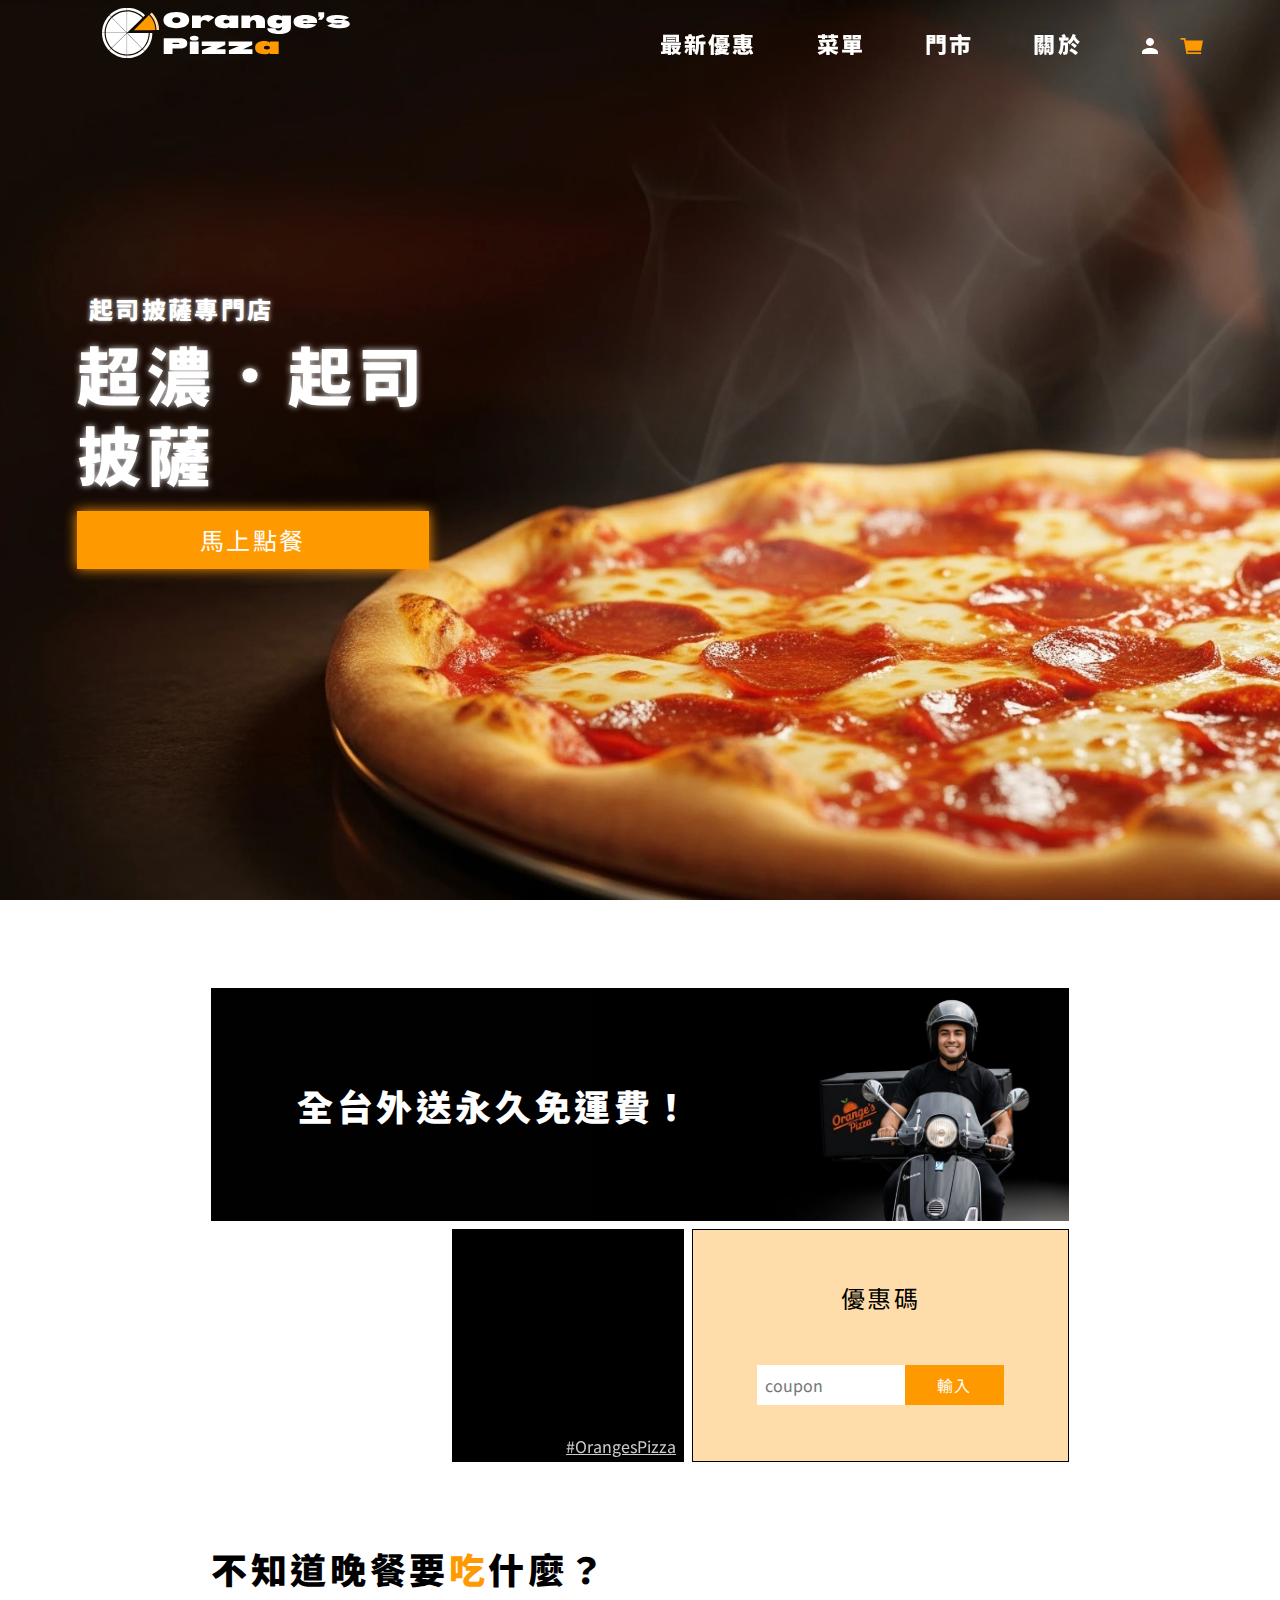
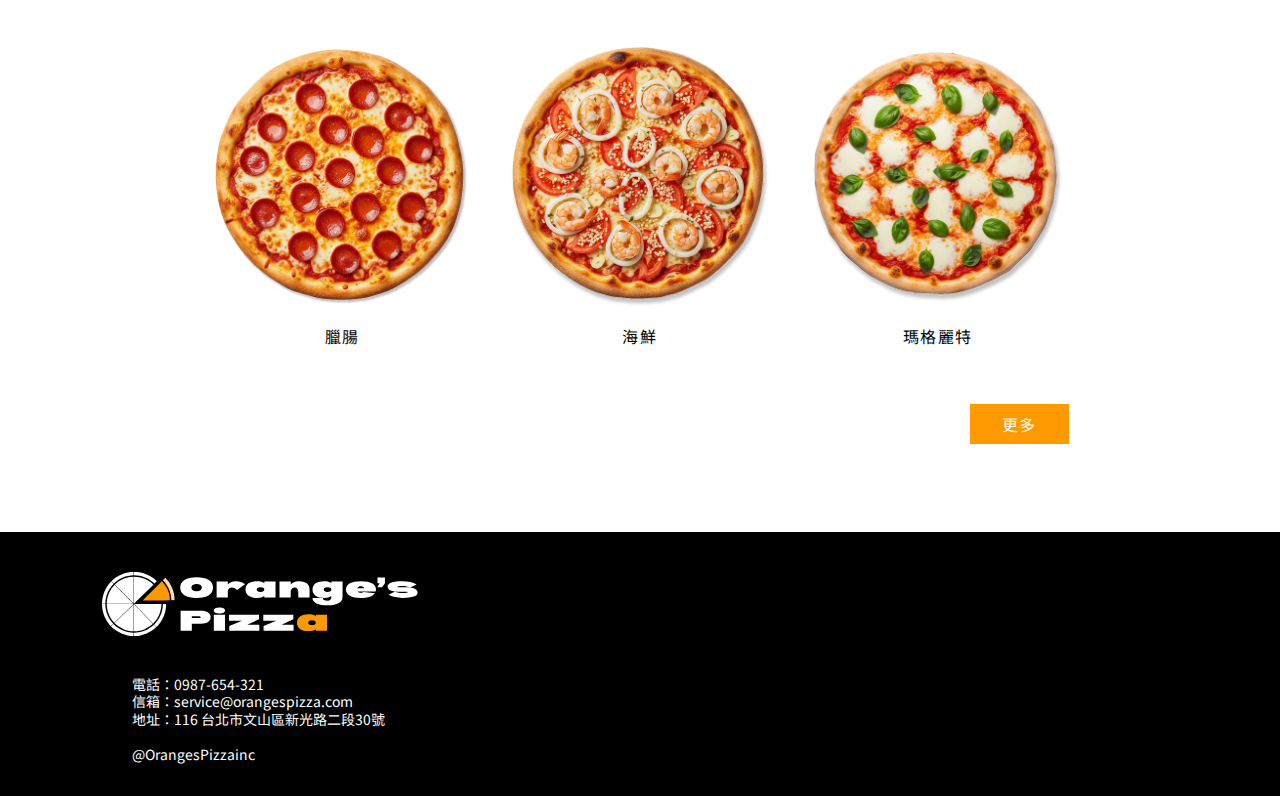
<file: index.html>
<!DOCTYPE html>
<html lang="en">
<head>
    <meta charset="UTF-8">
    <meta name="viewport" content="width=device-width, initial-scale=1.0">
    <title>Orange's Pizza 超濃起司披薩專門店</title>
    <link rel="stylesheet" href="css/reset.css">
    <link rel="stylesheet" href="css/style.css">
    <link rel="stylesheet" href="css/index.css">
    <link rel="preconnect" href="https://fonts.googleapis.com">
    <link rel="preconnect" href="https://fonts.gstatic.com" crossorigin>
    <link href="https://fonts.googleapis.com/css2?family=Noto+Sans+TC:wght@400;700&family=Roboto:wght@400;700&display=swap" rel="stylesheet">
</head>
<body>
    <header>
        <div class="container-header">
            <div class="header_logo">
                <a href="index.html">
                <img src="images/OrangesPizza.svg" alt="logo">
                </a>
            </div>
            <!-- <nav class="header_list"> -->
            <ul class="header_list">
                <li><a href="news.html" alt="news">最新優惠</a></li>
                <li><a href="menu.html" alt="menu">菜單</a></li>
                <li><a href="stores.html" alt="stores">門市</a></li>
                <li><a href="about.html" alt="about">關於</a></li>
            </ul>
            <!-- </nav>     -->
            <div class="header_utility">
                <div class="account-icon"><a href="account.html"><img src="images/acc.svg" alt="account"></a></div>
                <div class="cart-icon"><a href="cart.html"><img src="images/cart.svg" alt="cart"></a></div>
            </div>                
        </div>
    </header>
    <section class="hero">
        <div class="hero_wrap">
            <div class="hero_text">
                <h3>起司披薩專門店</h3>
                <h1>超濃．起司<br>披薩</h1>
            </div>
            <a class="hero_button" href="menu.html?pizza=margherita">馬上點餐</a>
        </div>
    </section>
    <section class="promo">
        <div class="container-promo">
            <div class="promo_block">
                <div class="promo_bigbox"><h2>全台外送永久免運費！</h2></div>
                <div class="promo_lilboxes">
                    <div class="promo_lilbox box1"><a href="news.html"></a></div>
                    <div class="promo_lilbox box2"><a href=>#OrangesPizza</a></div>                
                </div>

                <form class="coupon_box" action="#" method="post">
                    <div class="coupon_title"><h3>優惠碼</h3></div>
                    <div class="coupon_input">
                        <input type="text" id="coupon" name="coupon" placeholder="coupon" maxlength="12">
                        <button type="submit" class="coupon_button">輸入</button>
                    </div>
                </form>
            </div>
        </div>
    </section>
    <section class="menu">
        <div class="container-menu">
            <div class="menu_block">
                <div class="menu_slog">
                    <h2>不知道晚餐要<span>吃</span>什麼？</h2>
                </div>
                <div class="menu_list">
                    <div class="menu_card">
                        <img src="images/menu_peperoni.png" alt="臘腸 Peperoni"><h4>臘腸</h4>
                    </div>
                    <div class="menu_card">
                        <img src="images/menu_seafood.png" alt="海鮮 S海鮮 Seafood"><h4>海鮮</h4>
                    </div>
                    <div class="menu_card">
                        <img src="images/menu_margherita.png" alt="瑪格麗特 Magherita"><h4>瑪格麗特</h4>
                    </div>
                </div>
                <!-- <div class="menu_button">
                    <a href="menu.html">更多</a>
                </div>                 -->
                <a class="menu_button" href="menu.html">更多</a>
            </div>

        </div>
    </section>
    <footer>
        <div class="container-footer">
            <div class="footer_logo">
                <a href="index.html">
                <img src="images/OrangesPizza.svg" alt="logo">
                </a>
            </div>
            <div class="footer_info">
                <p>
                    電話：0987-654-321<br>
                    信箱：service@orangespizza.com<br>
                    地址：116 台北市文山區新光路二段30號<br><br>
                    @OrangesPizzainc<br>
                </p>
                <p></p>
            </div>   
        </div>
    </footer>
    <script src="js/index_header.js"></script>
</body>
</html>
</file>
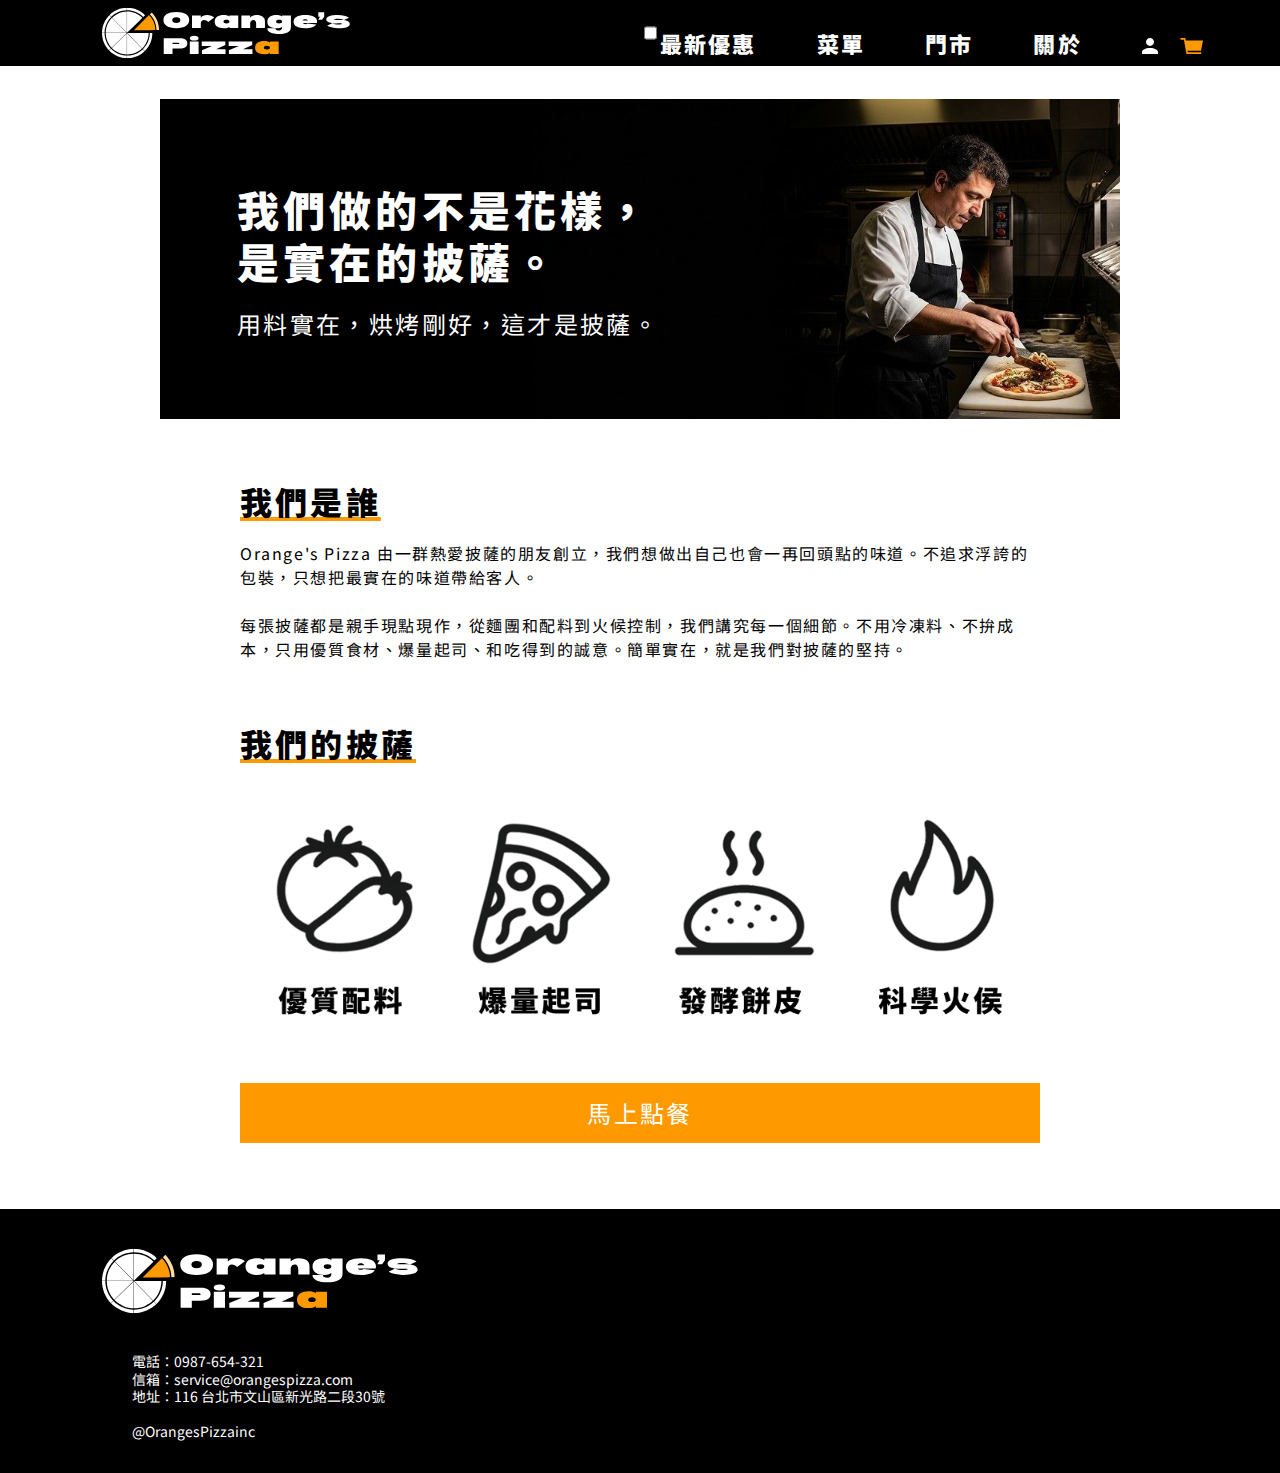
<file: about.html>
<!DOCTYPE html>
<html lang="en">
<head>
    <meta charset="UTF-8">
    <meta name="viewport" content="width=device-width, initial-scale=1.0">
    <title>關於 | Orange's Pizza 超濃起司披薩專門店</title>
    <link rel="stylesheet" href="css/reset.css">
    <link rel="stylesheet" href="css/style.css">
    <link rel="stylesheet" href="css/about.css">
    <link rel="preconnect" href="https://fonts.googleapis.com">
    <link rel="preconnect" href="https://fonts.gstatic.com" crossorigin>
    <link href="https://fonts.googleapis.com/css2?family=Noto+Sans+TC:wght@400;700&family=Roboto:wght@400;700&display=swap" rel="stylesheet">
</head>
<body>
    <header>
        <div class="container-header">
            <div class="header_logo">
                <a href="index.html">
                <img src="images/OrangesPizza.svg" alt="logo">
                </a>
            </div>
            <input type="checkbox" id="checkbox" class="checkbox"/>
            <!-- <nav class="header_list"> -->
            <ul class="header_list">
                <li><a href="news.html" aria-label="news">最新優惠</a></li>
                <li><a href="menu.html" aria-label="menu">菜單</a></li>
                <li><a href="stores.html" aria-label="stores">門市</a></li>
                <li><a href="about.html" aria-label="about">關於</a></li>
            </ul>
            <!-- </nav>     -->
            <div class="header_utility">
                <div class="account-icon"><a href="account.html" aria-label="account"><img src="images/acc.svg" alt="account"></a></div>
                <div class="cart-icon"><a href="cart.html" aria-label="cart"><img src="images/cart.svg" alt="cart"></a></div>
            </div>
            <div class="header_toggle">
                <label for="checkbox" class="burger" aria-label="burgar">
                    <span></span><span></span><span></span>
                </label>
            </div>
        </div>
    </header>
    <section class="banner">
        <div class="banner_wrap">
            <div class="banner_text">
                <div class="banner_title">
                    <h1>
                        我們做的不是花樣，<br>是實在的披薩。
                    </h1>
                    <h3>用料實在，烘烤剛好，這才是披薩。</h3>
                </div>
            </div>
        </div>
    </section>
    <section class="about">
        <div class="container-about">
            <div class="about_wrap">
                <div class="about_info">
                    <div class="title">
                        <h2>我們是誰</h2>
                    </div>
                    <div class="article">
                        <p>Orange's Pizza 由一群熱愛披薩的朋友創立，我們想做出自己也會一再回頭點的味道。不追求浮誇的包裝，只想把最實在的味道帶給客人。<br><br>每張披薩都是親手現點現作，從麵團和配料到火候控制，我們講究每一個細節。不用冷凍料、不拚成本，只用優質食材、爆量起司、和吃得到的誠意。簡單實在，就是我們對披薩的堅持。</p>
                    </div>
                </div>
                <div class="about_info products">
                    <div class="title">
                        <h2>我們的披薩</h2>
                    </div>
                    <div class="list">
                        <div class="card">
                            <img src="images/about_icon1.png" alt="">
                        </div>
                        <div class="card">
                            <img src="images/about_icon2.png" alt="">
                        </div>
                        <div class="card">
                            <img src="images/about_icon3.png" alt="">
                        </div>
                        <div class="card">
                            <img src="images/about_icon4.png" alt="">
                        </div>     
                    </div>
                </div>             
            </div>
            <a class="about_button" href="menu.html">馬上點餐</a> 
        </div>
    </section>
    <footer>
        <div class="container-footer">
            <div class="footer_logo">
                <a href="index.html">
                <img src="images/OrangesPizza.svg" alt="logo">
                </a>
            </div>
            <div class="footer_info">
                <p>
                    電話：0987-654-321<br>
                    信箱：service@orangespizza.com<br>
                    地址：116 台北市文山區新光路二段30號<br><br>
                    @OrangesPizzainc<br>
                </p>
                <p></p>
            </div>
        </div>
    </footer>
</body>
</html>
</file>
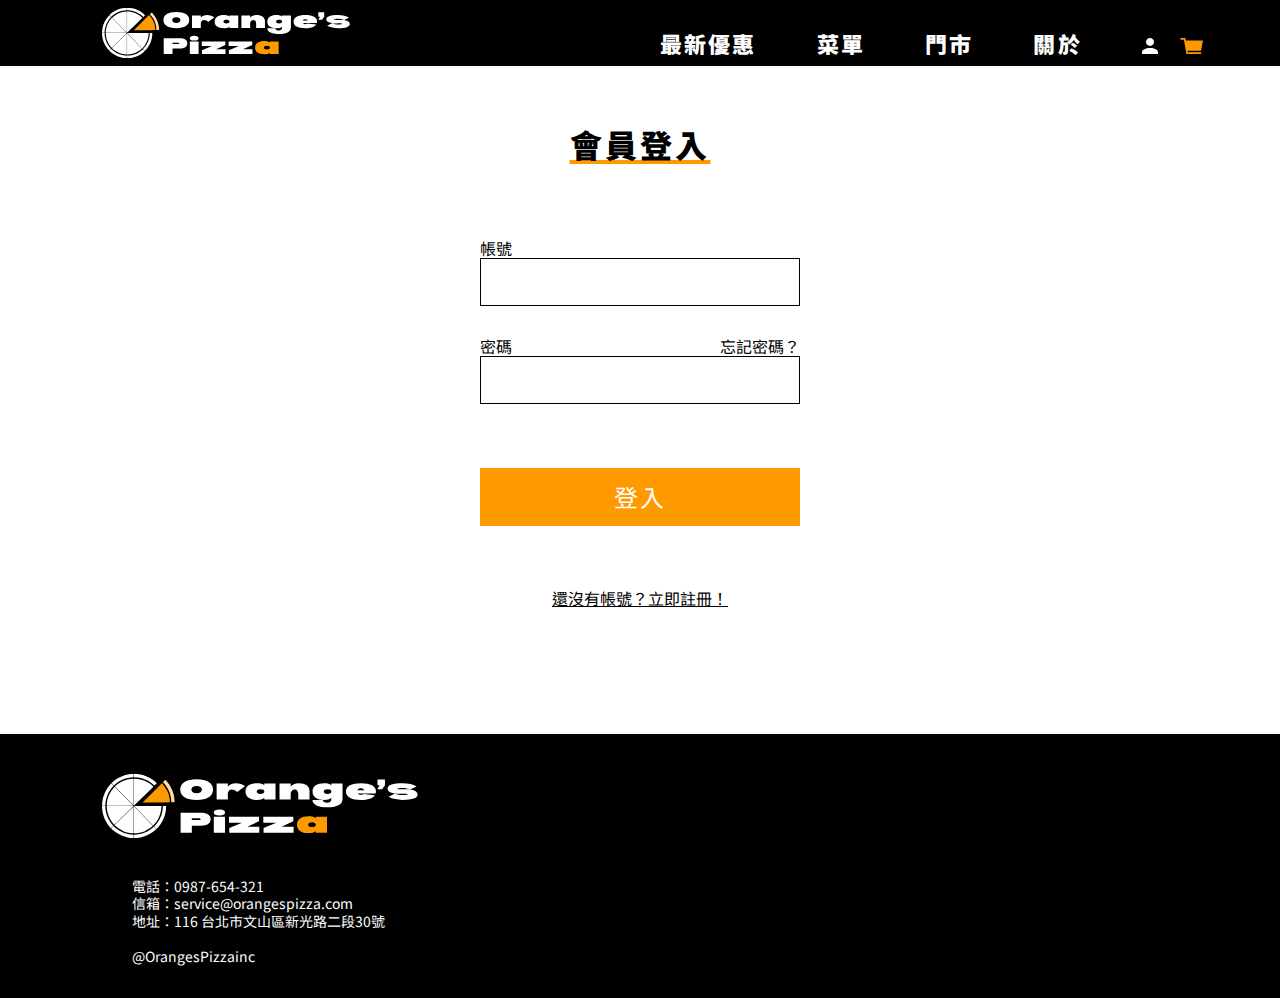
<file: account.html>
<!DOCTYPE html>
<html lang="en">
<head>
    <meta charset="UTF-8">
    <meta name="viewport" content="width=device-width, initial-scale=1.0">
    <title>會員登入 | Orange's Pizza 超濃起司披薩專門店</title>
    <link rel="stylesheet" href="css/reset.css">
    <link rel="stylesheet" href="css/style.css">
    <link rel="stylesheet" href="css/account.css">
    <link rel="preconnect" href="https://fonts.googleapis.com">
    <link rel="preconnect" href="https://fonts.gstatic.com" crossorigin>
    <link href="https://fonts.googleapis.com/css2?family=Noto+Sans+TC:wght@400;700&family=Roboto:wght@400;700&display=swap" rel="stylesheet">
    <link rel="icon" type="image/png" href="images/favicon.png">
</head>
<body>
    <header>
        <div class="container-header">
            <div class="header_logo">
                <a href="index.html">
                <img src="images/OrangesPizza.svg" alt="logo">
                </a>
            </div>
            <!-- <nav class="header_list"> -->
            <ul class="header_list">
                <li><a href="news.html" aria-label="news">最新優惠</a></li>
                <li><a href="menu.html" aria-label="menu">菜單</a></li>
                <li><a href="stores.html" aria-label="stores">門市</a></li>
                <li><a href="about.html" aria-label="about">關於</a></li>
            </ul>
            <!-- </nav>     -->
            <div class="header_utility">
                <div class="account-icon"><a href="account.html" aria-label="account"><img src="images/acc.svg" alt="account"></a></div>
                <div class="cart-icon"><a href="cart.html" aria-label="cart"><img src="images/cart.svg" alt="cart"></a></div>
            </div>
                        <input type="checkbox" id="checkbox" class="header_toggle"/>
            <label for="checkbox" class="header_button">
                <span></span><span></span><span></span>
            </label>
            <div class="header_burger">
                <div class="utility">
                    <div class="account-icon"><a href="account.html" aria-label="account"><img src="images/acc.svg" alt="account"></a></div>
                    <div class="cart-icon"><a href="cart.html" aria-label="cart"><img src="images/cart.svg" alt="cart"></a></div>
                </div>
                <ul class="list">
                    <li><a href="news.html" aria-label="news">最新優惠</a></li>
                    <li><a href="menu.html" aria-label="menu">菜單</a></li>
                    <li><a href="stores.html" aria-label="stores">門市</a></li>
                    <li><a href="about.html" aria-label="about">關於</a></li>
                </ul>
            </div>
        </div>
    </header>
    <section class="heading">
        <div class="heading_text">
            <h1>會員登入</h1>
        </div>
    </section>
    <section class="login">
        <div class="container-login">
            <form class="login_form" id="loginForm" action="#" method="post">
                <div class="login_input acc">
                    <div class="labelrow">
                        <label for="account">帳號</label>
                    </div>
                    <input type="text" id="account" name="account" maxlength="24">
                    <small class="error1 errorA">請輸入帳號</small>
                </div>
                <div class="login_input pass">
                    <div class="labelrow">
                        <label for="password">密碼</label>
                        <a href="#">忘記密碼？</a>
                    </div>
                    <input type="password" id="password" name="password" maxlength="40">
                    <small class="error1 errorP">請輸入密碼</small>
                    <small class="error2">請確認帳號或密碼是否有誤</small>
                </div>
                <div class="login_submit">
                <button type="submit">登入</button>
            </div>
            </form>
            <div class="login_others">
                <a href="#">還沒有帳號？立即註冊！</a>
            </div>
        </div>
    </section>
    <footer>
        <div class="container-footer">
            <div class="footer_logo">
                <a href="index.html">
                <img src="images/OrangesPizza.svg" alt="logo">
                </a>
            </div>
            <div class="footer_info">
                <p>
                    電話：0987-654-321<br>
                    信箱：service@orangespizza.com<br>
                    地址：116 台北市文山區新光路二段30號<br><br>
                    @OrangesPizzainc<br>
                </p>
                <p></p>
            </div>
        </div>
    </footer>
    <script src="js/account_valid.js"></script>
</body>
</html>
</file>
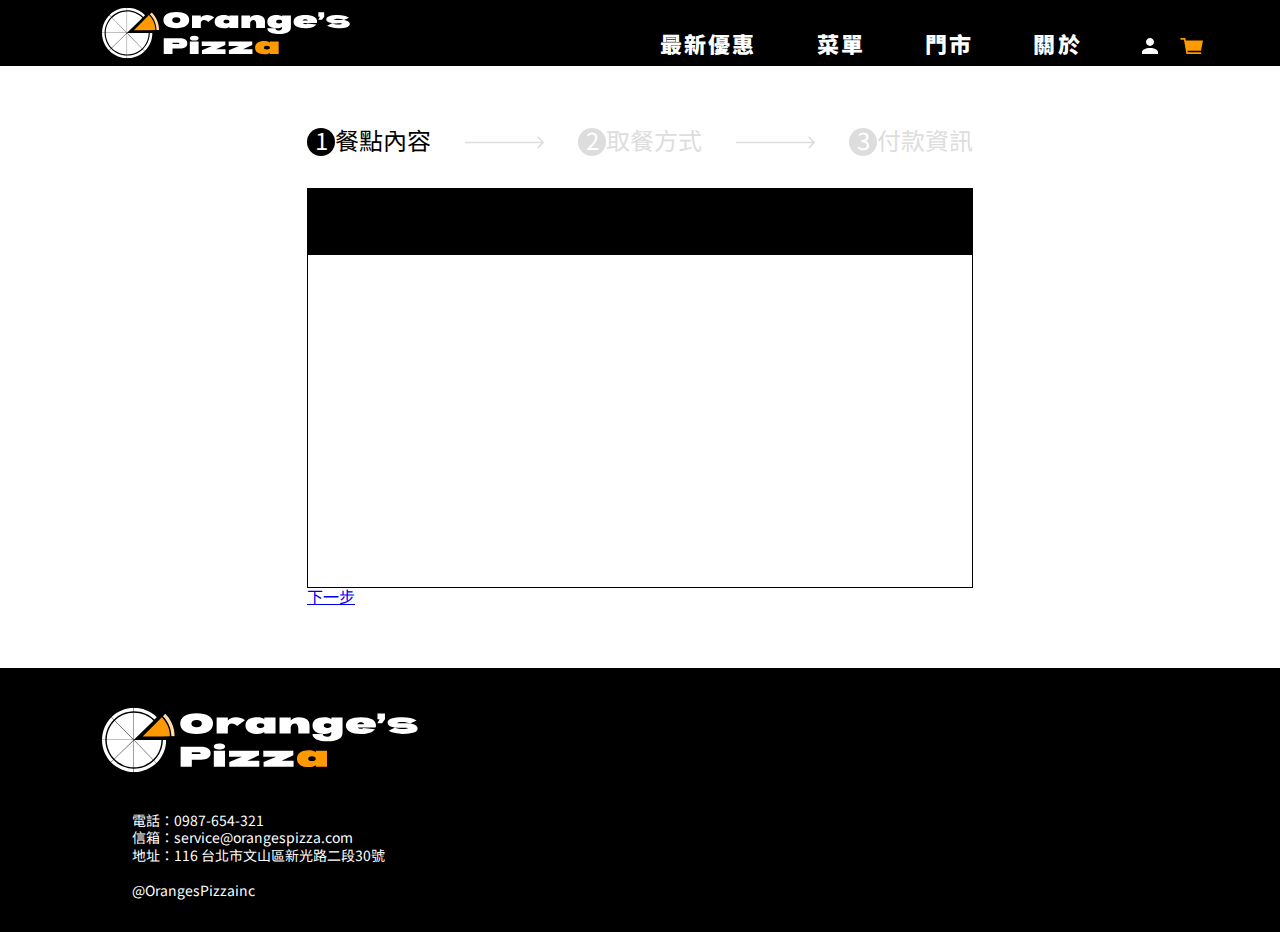
<file: cart.html>
<!DOCTYPE html>
<html lang="en">
<head>
    <meta charset="UTF-8">
    <meta name="viewport" content="width=device-width, initial-scale=1.0">
    <title>購物車 | Orange's Pizza 超濃起司披薩專門店</title>
    <link rel="stylesheet" href="css/reset.css">
    <link rel="stylesheet" href="css/style.css">
    <link rel="stylesheet" href="css/cart.css">
    <link rel="preconnect" href="https://fonts.googleapis.com">
    <link rel="preconnect" href="https://fonts.gstatic.com" crossorigin>
    <link href="https://fonts.googleapis.com/css2?family=Noto+Sans+TC:wght@400;700&family=Roboto:wght@400;700&display=swap" rel="stylesheet">
</head>
<body>
    <header>
        <div class="container-header">
            <div class="header_logo">
                <a href="index.html">
                <img src="images/OrangesPizza.svg" alt="logo">
                </a>
            </div>
            <!-- <nav class="header_list"> -->
            <ul class="header_list">
                <li><a href="news.html" alt="news">最新優惠</a></li>
                <li><a href="menu.html" alt="menu">菜單</a></li>
                <li><a href="stores.html" alt="stores">門市</a></li>
                <li><a href="about.html" alt="about">關於</a></li>
            </ul>
            <!-- </nav>     -->
            <div class="header_utility">
                <div class="account-icon"><a href="account.html"><img src="images/acc.svg" alt="account"></a></div>
                <div class="cart-icon"><a href="cart.html"><img src="images/cart.svg" alt="cart"></a></div>
            </div>                
        </div>
    </header>
    <section class="step">
        <div class="step_bar">
            <div class="step_item item1">
                <div class="step_number">1</div>
                <div class="step_text">餐點內容</div>
            </div>
            <div class="step_arrow">
                <img src="images/arrow.svg" alt="">
            </div>
            <div class="step_item item2">
                <div class="step_number">2</div>
                <div class="step_text">取餐方式</div>
            </div>
            <div class="step_arrow">
                <img src="images/arrow.svg" alt="">
            </div>
            <div class="step_item item3">
                <div class="step_number">3</div>
                <div class="step_text">付款資訊</div>
            </div>
        </div>
    </section>
    <section class="cart">
        <div class="container-cart">
            <div class="cart_table">
                <div class="table_head">
                </div>
                <div class="table_body"></div>
            </div>
            <div class="cart_button">
                <a href="#">下一步</a>
            </div>
        </div>
    </section>
    <footer>
        <div class="container-footer">
            <div class="footer_logo">
                <a href="index.html">
                <img src="images/OrangesPizza.svg" alt="logo">
                </a>
            </div>
            <div class="footer_info">
                <p>
                    電話：0987-654-321<br>
                    信箱：service@orangespizza.com<br>
                    地址：116 台北市文山區新光路二段30號<br><br>
                    @OrangesPizzainc<br>
                </p>
                <p></p>
            </div>
        </div>
    </footer>
    <script src="js/stores_pic.js"></script>
</body>
</html>
</file>
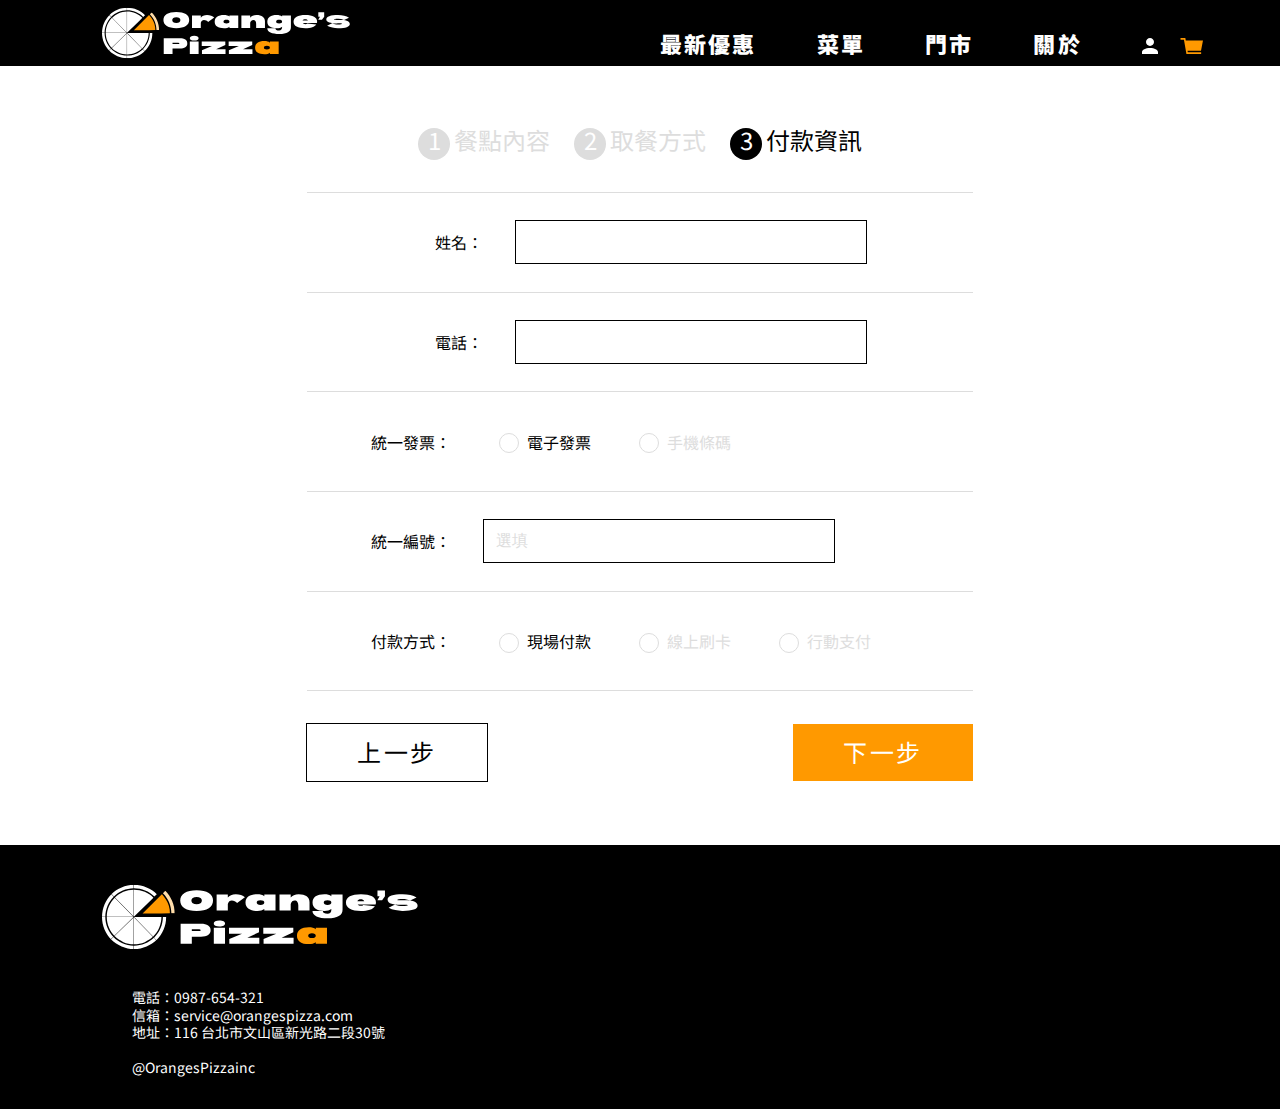
<file: checkout.html>
<!DOCTYPE html>
<html lang="en">
<head>
    <meta charset="UTF-8">
    <meta name="viewport" content="width=device-width, initial-scale=1.0">
    <title>付款資訊 | Orange's Pizza 超濃起司披薩專門店</title>
    <link rel="stylesheet" href="css/reset.css">
    <link rel="stylesheet" href="css/style.css">
    <link rel="stylesheet" href="css/checkout.css">
    <link rel="preconnect" href="https://fonts.googleapis.com">
    <link rel="preconnect" href="https://fonts.gstatic.com" crossorigin>
    <link href="https://fonts.googleapis.com/css2?family=Noto+Sans+TC:wght@400;700&family=Roboto:wght@400;700&display=swap" rel="stylesheet">
    <link rel="icon" type="image/png" href="images/favicon.png">
</head>
<body>
    <header>
        <div class="container-header">
            <div class="header_logo">
                <a href="index.html">
                <img src="images/OrangesPizza.svg" alt="logo">
                </a>
            </div>
            <!-- <nav class="header_list"> -->
            <ul class="header_list">
                <li><a href="news.html" aria-label="news">最新優惠</a></li>
                <li><a href="menu.html" aria-label="menu">菜單</a></li>
                <li><a href="stores.html" aria-label="stores">門市</a></li>
                <li><a href="about.html" aria-label="about">關於</a></li>
            </ul>
            <!-- </nav>     -->
            <div class="header_utility">
                <div class="account-icon"><a href="account.html" aria-label="account"><img src="images/acc.svg" alt="account"></a></div>
                <div class="cart-icon"><a href="cart.html" aria-label="cart"><img src="images/cart.svg" alt="cart"></a></div>
            </div>
                        <input type="checkbox" id="checkbox" class="header_toggle"/>
            <label for="checkbox" class="header_button">
                <span></span><span></span><span></span>
            </label>
            <div class="header_burger">
                <div class="utility">
                    <div class="account-icon"><a href="account.html" aria-label="account"><img src="images/acc.svg" alt="account"></a></div>
                    <div class="cart-icon"><a href="cart.html" aria-label="cart"><img src="images/cart.svg" alt="cart"></a></div>
                </div>
                <ul class="list">
                    <li><a href="news.html" aria-label="news">最新優惠</a></li>
                    <li><a href="menu.html" aria-label="menu">菜單</a></li>
                    <li><a href="stores.html" aria-label="stores">門市</a></li>
                    <li><a href="about.html" aria-label="about">關於</a></li>
                </ul>
            </div>
        </div>
    </header>
    <section class="step">
        <div class="step_bar">
            <div class="step_item item1">
                <div class="step_number">1</div>
                <div class="step_text">餐點內容</div>
            </div>
            <div class="step_arrow">
                <img src="images/arrow1.svg" alt="">
            </div>
            <div class="step_item item2">
                <div class="step_number">2</div>
                <div class="step_text">取餐方式</div>
            </div>
            <div class="step_arrow">
                <img src="images/arrow1.svg" alt="">
            </div>
            <div class="step_item item3">
                <div class="step_number">3</div>
                <div class="step_text">付款資訊</div>
            </div>
        </div>
    </section>
    <section class="checkout">
        <div class="container-checkout">
            <div class="checkout_table">
                <div class="table_row checkout_name">
                    <label for="name">　　姓名：</label>
                    <input type="text" id="name" name="name" maxlength="20"/>
                    <small class="error1 errorN">請輸入姓名</small>                  
                </div>
                <div class="table_row checkout_phonenum">
                    <label for="phonenum">　　電話：</label>
                    <input type="text" id="phonenum" name="phonenum" inputmode="numeric" pattern="[0-9]*" maxlength="10"/>
                    <small class="error1 errorPh">請輸入電話</small>
                </div>
                <fieldset class="table_row checkout_receipt">
                    <legend>統一發票：
                        <input type="radio" id="paper-receipt" name="receipt"/>
                        <label for="paper-receipt">電子發票</label>
                        <input type="radio" id="mobile-barcode" name="receipt" disabled/>
                        <label for="mobile-barcode" style="color: #ddd;">手機條碼</label>
                        <!-- <input type="text" id="barcode" disabled> -->
                    </legend>
                    <small class="error1 errorR">請選擇發票載具</small>
                </fieldset>
                <div class="table_row checkout_tax-id">
                    <label for="tax-id">統一編號：</label>
                    <input type="text" id="tax-id" name="tax-id" inputmode="numeric" pattern="[0-9]*" maxlength="8" placeholder="選填"/>
                </div>  
                <fieldset class="table_row checkout_pay">
                    <legend>付款方式：
                        <input type="radio" id="cash" name="pay"/>
                        <label for="cash">現場付款</label>
                        <input type="radio" id="creditcard" name="pay" disabled/>
                        <label for="creditcard" style="color: #ddd;">線上刷卡</label>
                        <input type="radio" id="mobile-pay" name="pay" disabled/>
                        <label for="mobile-pay" style="color: #ddd;">行動支付</label>
                    </legend>
                    <small class="error1 errorPa">請選擇付款方式</small>
                </fieldset>
            </div>
            <div class="checkout_buttons">
                <button class="button prev" onclick="prevStep()">上一步</button>
                <button class="button next" onclick="nextStep()">下一步</button>
            </div>
        </div>
    </section>
    <footer>
        <div class="container-footer">
            <div class="footer_logo">
                <a href="index.html">
                <img src="images/OrangesPizza.svg" alt="logo">
                </a>
            </div>
            <div class="footer_info">
                <p>
                    電話：0987-654-321<br>
                    信箱：service@orangespizza.com<br>
                    地址：116 台北市文山區新光路二段30號<br><br>
                    @OrangesPizzainc<br>
                </p>
                <p></p>
            </div>
        </div>
    </footer>
    <script src="js/checkout.js"></script>
</body>
</html>
</file>
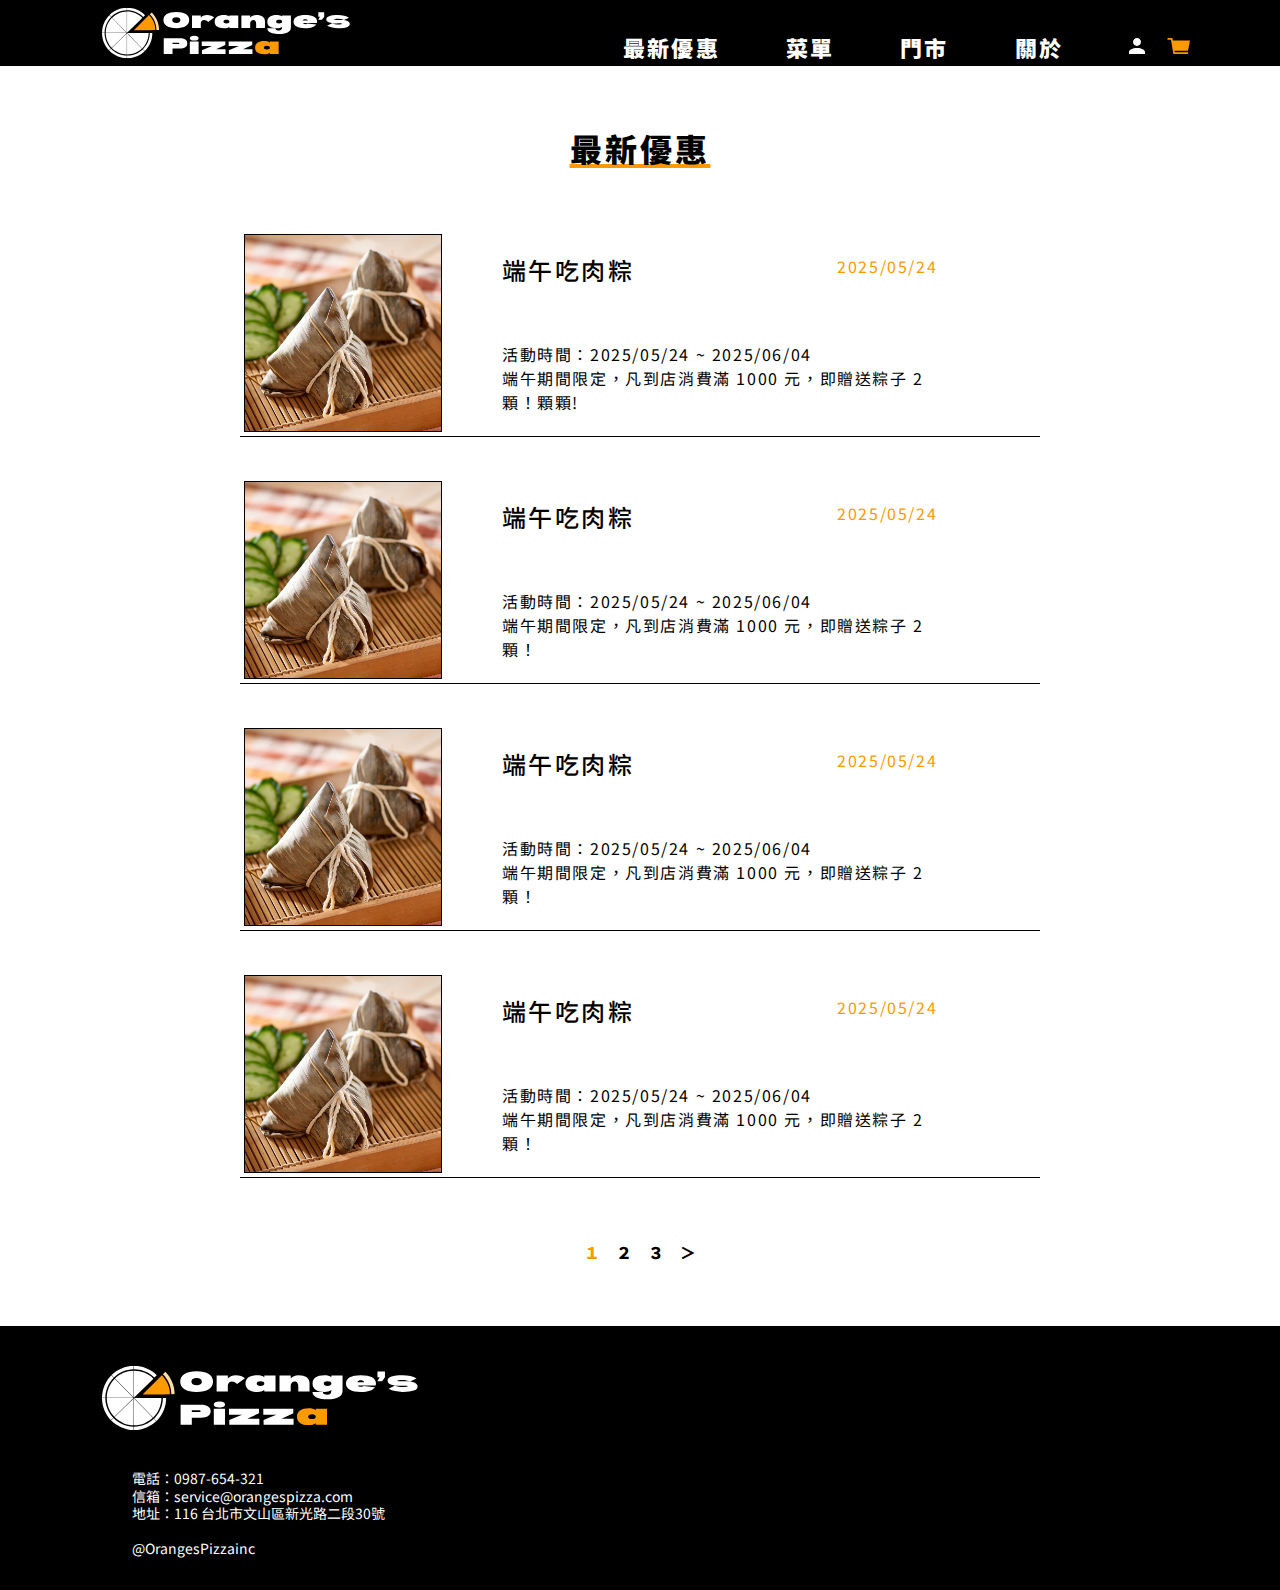
<file: news.html>
<!DOCTYPE html>
<html lang="en">
<head>
    <meta charset="UTF-8">
    <meta name="viewport" content="width=device-width, initial-scale=1.0">
    <title>最新優惠 | Orange's Pizza</title>
    <link rel="stylesheet" href="reset.css">
    <link rel="stylesheet" href="style.css">
    <link rel="stylesheet" href="news.css">
    <link rel="preconnect" href="https://fonts.googleapis.com">
    <link rel="preconnect" href="https://fonts.gstatic.com" crossorigin>
    <link href="https://fonts.googleapis.com/css2?family=Noto+Sans+TC:wght@400;700&family=Roboto:wght@400;700&display=swap" rel="stylesheet">
</head>
<body>
    <header>
        <div class="container-header">
            <div class="header_logo">
                <a href="index.html">
                <img src="images/OrangesPizza.svg" alt="logo">
                </a>
            </div>
            <!-- <nav class="header_list"> -->
            <ul class="header_list">
                <li><a href="news.html" alt="news">最新優惠</a></li>
                <li><a href="menu.html" alt="menu">菜單</a></li>
                <li><a href="stores.html" alt="stores">門市</a></li>
                <li><a href="about.html" alt="about">關於</a></li>
            </ul>
            <!-- </nav>     -->
            <div class="header_utility">
                <div class="account-icon"><a href="account.html"><img src="images/acc.svg" alt="account"></a></div>
                <div class="cart-icon"><a href="cart.html"><img src="images/cart.svg" alt="cart"></a></div>
            </div>                
        </div>
    </header>
    <section class="heading">
        <div class="heading_text">
            <h1>最新優惠</h1>
        </div>
    </section>
    <section class="news">
        <div class="container-news">
            <div class="news_board">
                <div class="news_card">
                    <div class="news_pic"><img src="images/2/news_pic1.jpg"></div>
                    <div class="news_text">
                        <div class="title"><h2>端午吃肉粽</h2></div>
                        <div class="time"><p>2025/05/24</p></div>
                        <div class="artical"><p>活動時間：2025/05/24 ~ 2025/06/04<br>端午期間限定，凡到店消費滿 1000 元，即贈送粽子 2 顆！顆顆!</p></div>
                    </div>
                </div>
                <div class="news_card">
                    <div class="news_pic"><img src="images/2/news_pic1.jpg"></div>
                    <div class="news_text">
                        <div class="title"><h2>端午吃肉粽</h2></div>
                        <div class="time"><p>2025/05/24</p></div>
                        <div class="artical"><p>活動時間：2025/05/24 ~ 2025/06/04<br>端午期間限定，凡到店消費滿 1000 元，即贈送粽子 2 顆！</p></div>
                    </div>
                </div>
                <div class="news_card">
                    <div class="news_pic"><img src="images/2/news_pic1.jpg"></div>
                    <div class="news_text">
                        <div class="title"><h2>端午吃肉粽</h2></div>
                        <div class="time"><p>2025/05/24</p></div>
                        <div class="artical"><p>活動時間：2025/05/24 ~ 2025/06/04<br>端午期間限定，凡到店消費滿 1000 元，即贈送粽子 2 顆！</p></div>
                    </div>
                </div>
                <div class="news_card">
                    <div class="news_pic"><img src="images/2/news_pic1.jpg"></div>
                    <div class="news_text">
                        <div class="title"><h2>端午吃肉粽</h2></div>
                        <div class="time"><p>2025/05/24</p></div>
                        <div class="artical"><p>活動時間：2025/05/24 ~ 2025/06/04<br>端午期間限定，凡到店消費滿 1000 元，即贈送粽子 2 顆！</p></div>
                    </div>
                </div>
            </div>
        </div>
    </section>
    <section class="pagenation">
        <div class="page_bar">
            <div class="page page1"><a href="#">１</a></div>
            <div class="page page2"><a href="#">２</a></div>
            <div class="page page3"><a href="#">３</a></div>
            <div class="page more"><a href="#">＞</a></div>
        </div>
    </section>
    <footer>
        <div class="container-footer">
            <div class="footer_logo">
                <a href="index.html">
                <img src="images/OrangesPizza.svg" alt="logo">
                </a>
            </div>
            <div class="footer_info">
                <p>
                    電話：0987-654-321<br>
                    信箱：service@orangespizza.com<br>
                    地址：116 台北市文山區新光路二段30號<br><br>
                    @OrangesPizzainc<br>
                </p>
                <p></p>
            </div>   
        </div>
    </footer>    
</body>
</html>
</file>
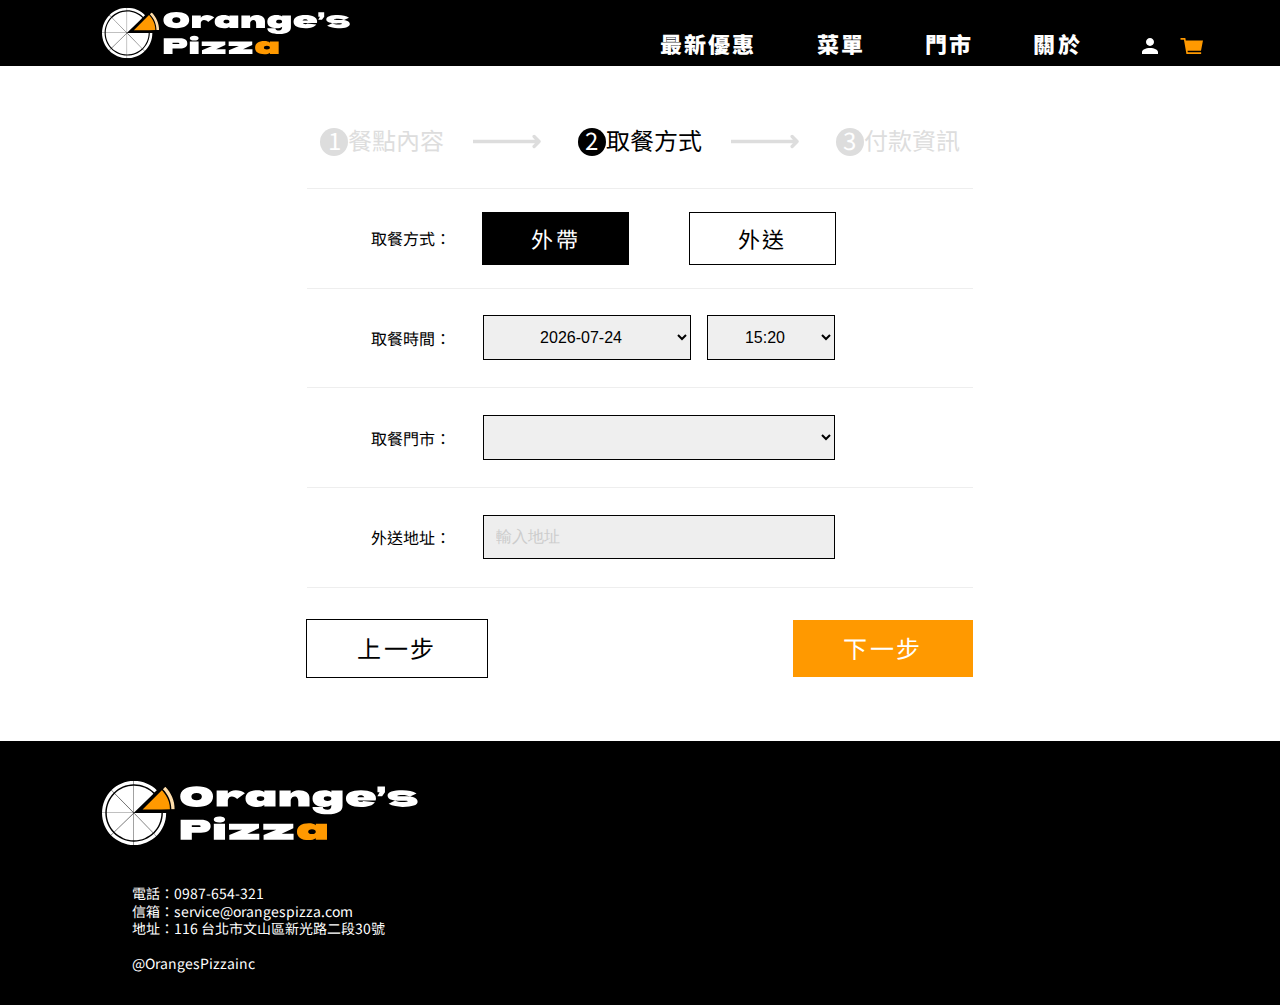
<file: pickup.html>
<!DOCTYPE html>
<html lang="en">
<head>
    <meta charset="UTF-8">
    <meta name="viewport" content="width=device-width, initial-scale=1.0">
    <title>取餐方式 | Orange's Pizza 超濃起司披薩專門店</title>
    <link rel="stylesheet" href="css/reset.css">
    <link rel="stylesheet" href="css/style.css">
    <link rel="stylesheet" href="css/pickup.css">
    <link rel="preconnect" href="https://fonts.googleapis.com">
    <link rel="preconnect" href="https://fonts.gstatic.com" crossorigin>
    <link href="https://fonts.googleapis.com/css2?family=Noto+Sans+TC:wght@400;700&family=Roboto:wght@400;700&display=swap" rel="stylesheet">
    <link rel="icon" type="image/png" href="images/favicon.png">
</head>
<body>
    <header>
        <div class="container-header">
            <div class="header_logo">
                <a href="index.html">
                <img src="images/OrangesPizza.svg" alt="logo">
                </a>
            </div>
            <!-- <nav class="header_list"> -->
            <ul class="header_list">
                <li><a href="news.html" aria-label="news">最新優惠</a></li>
                <li><a href="menu.html" aria-label="menu">菜單</a></li>
                <li><a href="stores.html" aria-label="stores">門市</a></li>
                <li><a href="about.html" aria-label="about">關於</a></li>
            </ul>
            <!-- </nav>     -->
            <div class="header_utility">
                <div class="account-icon"><a href="account.html" aria-label="account"><img src="images/acc.svg" alt="account"></a></div>
                <div class="cart-icon"><a href="cart.html" aria-label="cart"><img src="images/cart.svg" alt="cart"></a></div>
            </div>
                        <input type="checkbox" id="checkbox" class="header_toggle"/>
            <label for="checkbox" class="header_button">
                <span></span><span></span><span></span>
            </label>
            <div class="header_burger">
                <div class="utility">
                    <div class="account-icon"><a href="account.html" aria-label="account"><img src="images/acc.svg" alt="account"></a></div>
                    <div class="cart-icon"><a href="cart.html" aria-label="cart"><img src="images/cart.svg" alt="cart"></a></div>
                </div>
                <ul class="list">
                    <li><a href="news.html" aria-label="news">最新優惠</a></li>
                    <li><a href="menu.html" aria-label="menu">菜單</a></li>
                    <li><a href="stores.html" aria-label="stores">門市</a></li>
                    <li><a href="about.html" aria-label="about">關於</a></li>
                </ul>
            </div>
        </div>
    </header>
    <section class="step">
        <div class="step_bar">
            <div class="step_item item1">
                <div class="step_number">1</div>
                <div class="step_text">餐點內容</div>
            </div>
            <div class="step_arrow">
                <img src="images/arrow1.svg" alt="">
            </div>
            <div class="step_item item2">
                <div class="step_number">2</div>
                <div class="step_text">取餐方式</div>
            </div>
            <div class="step_arrow">
                <img src="images/arrow1.svg" alt="">
            </div>
            <div class="step_item item3">
                <div class="step_number">3</div>
                <div class="step_text">付款資訊</div>
            </div>
        </div>
    </section>
    <section class="pickup">
        <div class="container-pickup">
            <div class="pickup_table">
                <div class="table_row pickup_method">
                    <div>取餐方式：</div>
                    <div class="methods">
                        <button type="button" class="method active" name="method" value="pickup" onclick="changeMethod('pickup')">外帶</button>
                        <button type="button" class="method" name="method" value="dropoff" onclick="changeMethod('dropoff')">外送</button>
                    </div>
                </div>
                <div class="table_row pickup_datetime">
                    <label for="date">取餐時間：</label>
                    <div class="dateandtime">
                        <select id="date" name="date" required></select>
                        <select id="time" name="time" required></select>
                    </div>
                </div>
                <div class="table_row pickup_store">
                    <label for="store">取餐門市：</label>
                    <select id="store" name="store" required>
                        <option value=""></option>
                        <option value="taipei">台北 木柵旗艦店</option>
                        <option value="taichung">台中 科博店</option>
                        <option value="tainan">台南 孔廟店</option>
                    </select>
                    <small class="error1 errorS">請輸入取餐門市</small>
                </div>
                <div class="table_row dropoff_address">
                    <label for="address">外送地址：</label>
                    <input type="text" id="address" name="address" placeholder="輸入地址" disabled required/>
                    <small class="error1 errorA">請輸入外送地址</small>
                </div>
            </div>
            <div class="pickup_buttons">
                <button class="button prev" onclick="prevStep()">上一步</button>
                <button class="button next" onclick="nextStep()">下一步</button>
            </div>
        </div>
    </section>
    <footer>
        <div class="container-footer">
            <div class="footer_logo">
                <a href="index.html">
                <img src="images/OrangesPizza.svg" alt="logo">
                </a>
            </div>
            <div class="footer_info">
                <p>
                    電話：0987-654-321<br>
                    信箱：service@orangespizza.com<br>
                    地址：116 台北市文山區新光路二段30號<br><br>
                    @OrangesPizzainc<br>
                </p>
                <p></p>
            </div>
        </div>
    </footer>
    <script src="js/pickup.js"></script>
</body>
</html>
</file>
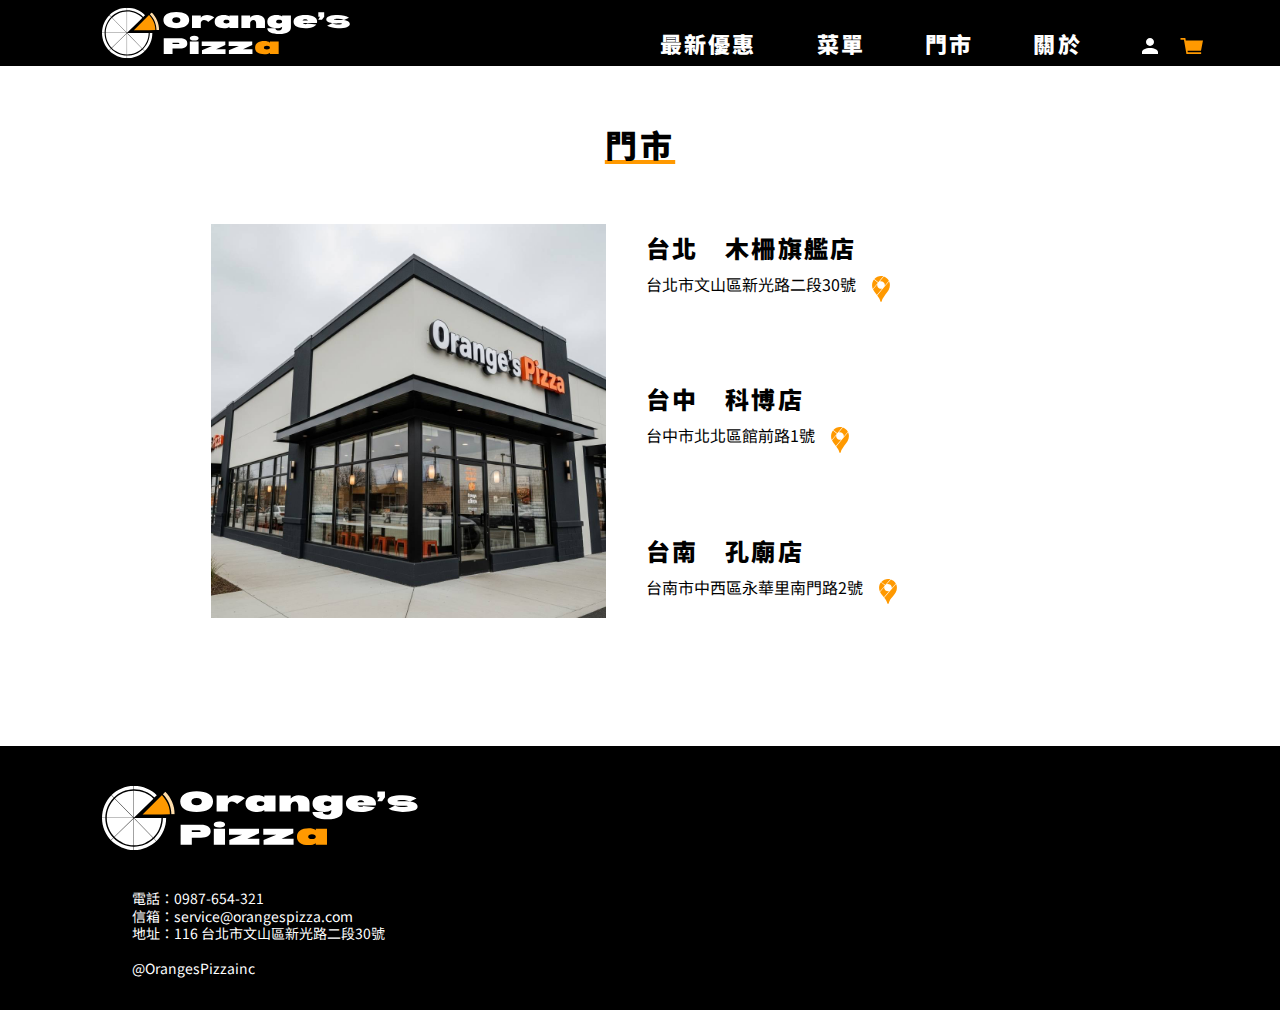
<file: stores.html>
<!DOCTYPE html>
<html lang="en">
<head>
    <meta charset="UTF-8">
    <meta name="viewport" content="width=device-width, initial-scale=1.0">
    <title>門市 | Orange's Pizza 超濃起司披薩專門店</title>
    <link rel="stylesheet" href="css/reset.css">
    <link rel="stylesheet" href="css/style.css">
    <link rel="stylesheet" href="css/stores.css">
    <link rel="preconnect" href="https://fonts.googleapis.com">
    <link rel="preconnect" href="https://fonts.gstatic.com" crossorigin>
    <link href="https://fonts.googleapis.com/css2?family=Noto+Sans+TC:wght@400;700&family=Roboto:wght@400;700&display=swap" rel="stylesheet">
</head>
<body>
    <header>
        <div class="container-header">
            <div class="header_logo">
                <a href="index.html">
                <img src="images/OrangesPizza.svg" alt="logo">
                </a>
            </div>
            <!-- <nav class="header_list"> -->
            <ul class="header_list">
                <li><a href="news.html" aria-label="news">最新優惠</a></li>
                <li><a href="menu.html" aria-label="menu">菜單</a></li>
                <li><a href="stores.html" aria-label="stores">門市</a></li>
                <li><a href="about.html" aria-label="about">關於</a></li>
            </ul>
            <!-- </nav>     -->
            <div class="header_utility">
                <div class="account-icon"><a href="account.html" aria-label="account"><img src="images/acc.svg" alt="account"></a></div>
                <div class="cart-icon"><a href="cart.html" aria-label="cart"><img src="images/cart.svg" alt="cart"></a></div>
            </div>                    
        </div>
    </header>
    <section class="heading">
        <div class="heading_text">
            <h1>門市</h1>
        </div>
    </section>
    <section class="stores">
        <div class="container-stores">
            <div class="stores_info">
                <div class="stores_pic">
                    <img id="mainImage" src="images/stores_pic11.jpg">
                </div>
                <div class="stores_list">
                    <div class="stores_item">
                        <div class="stores_name">
                            <h2>台北　木柵旗艦店</h2>
                        </div>
                        <div class="stores_address" data-img="images/stores_pic11.jpg">      
                            <p>台北市文山區新光路二段30號</p>
                            <a target="_blank" href="https://maps.app.goo.gl/P2upP1T8ZRFvWbFGA"><img src="images/map.svg"></a>
                        </div>                        
                    </div>
                    <div class="stores_item">
                        <div class="stores_name">
                            <h2>台中　科博店</h2>
                        </div>
                        <div class="stores_address" data-img="images/stores_pic2.jpg">
                            <p>台中市北北區館前路1號</p>
                            <a target="_blank" href="https://maps.app.goo.gl/8QKn9bHYsGxthzLx8"><img src="images/map.svg"></a>
                        </div>                        
                    </div>
                    <div class="stores_item">
                        <div class="stores_name">
                            <h2>台南　孔廟店</h2>
                        </div>
                        <div class="stores_address" data-img="images/stores_pic33.jpg">
                            <p>台南市中西區永華里南門路2號</p>
                            <a target="_blank" href="https://maps.app.goo.gl/4KzJMFBoS9TrRRbK7"><img src="images/map.svg"></a>
                        </div>                          
                    </div>
                </div>
            </div>
        </div>
    </section>
    <footer>
        <div class="container-footer">
            <div class="footer_logo">
                <a href="index.html">
                <img src="images/OrangesPizza.svg" alt="logo">
                </a>
            </div>
            <div class="footer_info">
                <p>
                    電話：0987-654-321<br>
                    信箱：service@orangespizza.com<br>
                    地址：116 台北市文山區新光路二段30號<br><br>
                    @OrangesPizzainc<br>
                </p>
                <p></p>
            </div>   
        </div>
    </footer>
    <script src="js/stores.js"></script>
</body>
</html>
</file>
<file: css/style.css>
* {
    box-sizing: border-box;
}
::selection {
    background-color: #f90;
    color: white;
}
body {
    font-family: "Noto Sans TC", "Roboto", sans-serif;
}

header {
    position: fixed;
    top: 0;
    left: 0;

    width: 100%;
    height: 4.125rem;
    /* height: clamp(54px, 4.125rem, 70px); */

    z-index: 999;
    
    background-color: #000;
}
header.transparent {
    background-color: transparent;
}
header .container-header {
    display: flex;
    position: relative;
    width: 100%;
    height: 100%;
    padding: 0 6% 0 8%;
}
header .container-header .header_logo {
    height: 100%;
    margin-right: auto;

    /* z-index: 9999; */
}
header .container-header .header_logo img {
    height: 100%;
}
header .container-header .header_list {    
    display: flex;
    align-items: flex-end;
    list-style: none;
    margin-bottom: clamp(10px, 0.75rem, 16px);
    padding-right: clamp(60px, 3.75rem, 64px);
    gap: clamp(60px, 3.75rem, 64px);
}
header .container-header .header_list li a {
    display: block;  
    font-size: clamp(22px, 1.375rem, 26px);
    font-weight: 900;
    letter-spacing: 0.1em;
    text-decoration: none;
    color: #fff;

}
header .container-header .header_list li a:hover {
    text-decoration: clamp(4px, 0.25rem, 8px) #f90 underline;
}
header .container-header .header_utility {
    display: flex;
    align-items: flex-end;
    margin-bottom: clamp(10px, 0.75rem, 16px);
    gap: clamp(22px, 1.375rem, 26px);
}
header .container-header .header_utility img {
    display: block;
    height: clamp(16px, 1rem, 20px);
}
header .container-header .header_toggle,
header .container-header .header_button {
    display: none;
}
header .container-header .header_burger {
    display: flex;
    align-items: flex-end;
    margin-bottom: clamp(10px, 0.75rem, 16px);    
}
header .container-header .header_burger .list,
header .container-header .header_burger .utility  {
    display: none;
}

footer {
    width: 100%;
    height: 16.5rem;
    /* height: clamp(252px, 16.5rem, 268px); */

    z-index: 999;

    background-color: #000;
}
footer .container-footer {
    display: flex;
    flex-direction: column;
    flex-wrap: wrap;
    width: 100%;
    height: 100%;
    padding: 0 6% 0 8%;
}
footer .container-footer .footer_logo {
    height: 5.25rem;
    /* height: clamp(72px, 5.25rem, 88px); */
    margin-top: 1.875rem;
    /* margin-top: clamp(14px, 1.875rem, 34px); */
    margin-bottom: 1.875rem;
    /* margin-bottom: clamp(14px, 1.875rem, 34px); */
}  
footer .container-footer .footer_logo img {
    height: 100%;
}  
footer .container-footer .footer_info {
    margin-left: 1.875rem;
    /* margin-left: clamp(30px, 1.875rem, 34px); */
    margin-bottom: 1.25rem;
    /* margin-bottom: clamp(20px, 1.25rem, 24px); */
}
footer .container-footer .footer_info p {
    font-size: 0.875rem;
    /* font-size: clamp(14px, 0.875rem, 18px); */
    line-height: 1.25em;
    color: #fff;
}

@media screen and (max-width: 1024px) {
    html {
        /* font-size: 14px; */
    }
    header .container-header .header_list,
    header .container-header .header_utility  {
        display: none;
    }

    header .container-header .header_button {
        display: flex;
        flex-direction: column;
        justify-content: center;

        position: absolute;
        bottom: 0;
        right: 6%;

        width: clamp(24px, 1.5rem, 28px);
        height: clamp(20px, 1.25rem, 24px);     
        margin-bottom: clamp(10px, 0.75rem, 16px);

        gap: clamp(4.8px, 0.3rem, 8.8px);

        cursor: pointer;

        z-index: 9999;
    }
    header .container-header .header_button:hover span {
        background-color: #f90;
        /* box-shadow: 0 0 0.5em #f90; */
    } 
    header .container-header .header_button span {
        display: block;
        height: clamp(3.2px, 0.2rem, 7.2px);
        background-color: #fff;
        border-radius: clamp(1.6px, 0.1rem, 5.6px);
    }

    header .container-header .header_burger {
        display: flex; 

        position: absolute;
        top: 0;
        right: 0;

        width: 0;
        height: 100vh;
        
        opacity: 0;
        transform: translateX(100%); 
        transition: 1s;
    }
    header .container-header .header_toggle:checked ~ .header_burger {
        display: flex;
        flex-direction: column;
        align-items: flex-end;

        position: absolute;
        top: 0;
        right: 0;

        width: 250px;
        height: 100vh;
        padding-right: 6%;

        background-color: #000;

        opacity: 1;
        transform: translateX(0);
        transition: 1s;

        z-index: 9998;
    }
    header .container-header .header_toggle:checked ~ .header_burger .utility {
        display: flex;
        padding-top: 90px;
        gap: 16px;
    }
    header .container-header .header_toggle:checked ~ .header_burger .utility img {
        height: 20px;
    }
    header .container-header .header_toggle:checked ~ .header_burger .list {
        display: flex;
        flex-direction: column;
        padding-top: 24px;
        gap: 24px;
        
        transition: .5s;
    }
    header .container-header .header_toggle:checked ~ .header_burger .list a {
        display: block;  
        font-size: 22px;
        font-weight: 900;
        letter-spacing: 0.1em;
        text-align: end;
        text-decoration: none;
        color: #fff;
    }
    header .container-header .header_toggle:checked ~ .header_burger .list a:hover {
        text-decoration: clamp(4px, 0.25rem, 8px) #f90 underline;
    }
}
@media screen and (max-width: 768px) {
    html {
        font-size: 12px;
    }
    header .container-header {
        padding: 0 4% 0 4%;
    }
    header .container-header .header_toggle:checked ~ .header_burger {
        width: 100%;
    }
    footer .container-footer {
        padding: 0 4% 0 4%;
    }
        header .container-header .header_toggle:checked ~ .header_burger .list {
        padding-top: 28px;
        gap: 28px;
    }
    header .container-header .header_toggle:checked ~ .header_burger .list a {
        /* font-size:  clamp(24px, 1.5rem, 28px); */
        font-size: 28px;
    }    
    header .container-header .header_toggle:checked ~ .header_burger .utility {
        padding-top: 90px;
        gap: 24px;
    }
    header .container-header .header_toggle:checked ~ .header_burger .utility img {
        /* height: clamp(20px, 1.25rem, 24px); */
        height: 24px;
    }
}

@media screen and (max-width: 540px) {
    html {
        font-size: 10px;
    }
}
</file>
<file: css/index.css>
.hero {
    position: relative;
    width: 100%;
    height: 100vh;
    background-image: url("../images/hero_pic1.jpg");
    background-size: cover;
    background-position: bottom;
}
.hero .hero_wrap {
    display: flex;
    flex-direction: column;
    position: absolute;
    top: 33%;
    left: 6%;
}
.hero .hero_wrap .hero_text h3 {
    font-size: 1.5rem;
    font-weight: 900;
    letter-spacing: 0.1em;
    text-shadow: 0 0 0.2em #ddd;    
    color: #fff;

    margin-left: 0.5em;
    margin-bottom: 0.5em;
}
.hero .hero_wrap .hero_text h1 {
    font-size: 4rem;
    font-weight: 900;
    letter-spacing: 0.1em;
    line-height: 1.25em;
    text-shadow: 0 0 0.1em #ddd;
    color: #fff;
}
.hero .hero_wrap .hero_button {
    display: block;
    padding: 0.7em 0;
    box-shadow: 0 0 0.5em #f90;
    background-color: #f90;
    border: none;

    font-size: clamp(20px, 1.5rem, 30px);
    letter-spacing: 0.1em;
    text-align: center;
    text-decoration: none;
    color: #fff;

    margin-top: 0.75em;
}
.hero .hero_wrap .hero_button:hover {
    box-shadow: 0 0 0.5em #a10;
    background-color: #a10;
    
}

.promo{
    width: 100%;
}
.promo .container-promo {
    width: 67%;
    margin: 5.5rem auto;
    min-width: 600px;
    max-width: 1120px;
}
.promo .container-promo .promo_block {
    display: grid;
    grid-template: repeat(2, 1fr) / repeat(9, 1fr);
    gap: 0.5rem;
}
.promo .container-promo .promo_block .promo_bigbox {
    grid-area: 1/1/2/10;

    display: flex;
    align-items: center;
    aspect-ratio: 920 / 250;
    padding-left: 10%;
    background-color: #eee;
    background-image: url("../images/promo_pic11.jpg");
    background-size: cover;
}
.promo .container-promo .promo_block .promo_bigbox h2 {
    font-size: 2.25rem;
    font-weight: 900;
    letter-spacing: 0.1em;
    color: #fff;
}
.promo .container-promo .promo_block .promo_lilboxes {
    grid-area: 2/1/3/6;

    display: grid;
    grid-template-columns: repeat(2, 1fr);
    gap: 0.5rem;

    /* height: 100%; */
}
.promo .container-promo .promo_block .promo_lilboxes .promo_lilbox {
    /* grid-column: 1 / 2; */

    width: 100%;
    /* background-color: #000; */
}
.promo .container-promo .promo_block .promo_lilboxes .box1 {
    position: relative;
    width: 100%;
    height: 100%;
}
.promo .container-promo .promo_block .promo_lilboxes .box1 p {
    position: absolute;
    top: 8px;
    left: 8px;
    color: #fff;

    font-size: 1.25rem;
    font-weight: 500;
    letter-spacing: 0.1em;
    text-decoration: none;
}
.promo .container-promo .promo_block .promo_lilboxes .box1 img {
    width: 100%;
    height: auto;
    display: block;
    object-fit: fill;
}
.promo .container-promo .promo_block .promo_lilboxes .box2 {
    position: relative;
    background-color: #000;
    /* background-image: url("../images/promo_pic3.jpg"); */
    background-size: cover;
} 
.promo .container-promo .promo_block .promo_lilboxes .box2 a {
    position: absolute;
    right: 8px;
    bottom: 8px;
    color: #fff;
    opacity: 0.8;
}
.promo .container-promo .promo_block .coupon_box {
    grid-area: 2/6/3/10;

    display: flex;
    flex-direction: column;
    justify-content: space-evenly;
    align-items: center;
    border: 1px solid #000;
    background-color: #fda;
    /* background-image: url(../images/abstract_pattern_design_background_2007.jpg);
    background-size: cover; */
    
    /* height: 100%; */
}
.promo .container-promo .promo_block .coupon_box .coupon_title {
    font-size: 1.5rem;
    letter-spacing: 0.1em;
    color: #000;
}
.promo .container-promo .promo_block .coupon_box .coupon_input {
    display: flex;
    justify-content: center;
    /* align-items: center; */
    gap: 0;
}
.promo .container-promo .promo_block .coupon_box .coupon_input input {
    all: unset;
    width: 50%;
    padding: 0 0.5rem;
    border: none;
    box-sizing: border-box;
    background-color: #fff;
}
.promo .container-promo .promo_block .coupon_box .coupon_input input:focus {
    outline: none;
} 
.promo .container-promo .promo_block .coupon_box .coupon_input .coupon_button {
    all: unset;
    display: block;
    padding: 0.75em 2em;
    border: none;
    box-sizing: border-box;
    /* box-shadow: 0 0 0.75em 0 #f90; */
    background-color: #f90;

    font-size: clamp(14px, 1rem, 20px);
    letter-spacing: 0.1em;
    text-decoration: none;
    color: #fff;

    cursor: pointer;
}
.promo .container-promo .promo_block .coupon_box .coupon_input .coupon_button:hover {
    /* box-shadow: 0 0 0.5em #a10; */
    background-color: #a10;
}

.menu {
    width: 100%;
}
.menu .container-menu {
    width: 67%;
    margin: 5.5rem auto;
    min-width: 600px;
    max-width: 1120px;
}
.menu .container-menu .menu_block {
    display: flex;
    flex-direction: column;
    gap: 3.75rem;
}
.menu .container-menu .menu_block .menu_slog {
    margin-right: auto;
}
.menu .container-menu .menu_block .menu_slog h2 {
    font-size: 2.25rem;
    font-weight: 900;
    letter-spacing: 0.1em;
}
.menu .container-menu .menu_block .menu_slog span {
    color: #f90;
}
.menu .container-menu .menu_block .menu_list {
    display: grid;
    grid-template-columns: repeat(3, 1fr);
    gap: 2.25rem;
}
.menu .container-menu .menu_block .menu_list .menu_card {
    display: flex;
    flex-direction: column;
    width: 100%;
    height: auto;
    align-items: center;
    gap: 1.25rem;
    cursor: pointer;
}
.menu .container-menu .menu_block .menu_list .menu_card:hover {
    opacity: 75%;
}
.menu .container-menu .menu_block .menu_list .menu_card img {
    width: 100%;
    height: auto;
    display: block;
    object-fit: cover;
}    
.menu .container-menu .menu_block .menu_list .menu_card h4 {
    font-size: clamp(14px, 1rem, 20px);
    letter-spacing: 0.1em;
}
.menu .container-menu .menu_block .menu_button {
    display: block;
    padding: 0.75em 2em;
    background-color: #f90;
    border: none;

    font-size: clamp(14px, 1rem, 20px);
    letter-spacing: 0.1em;
    text-decoration: none;
    color: #fff;
    
    margin-left: auto;
}
.menu .container-menu .menu_block .menu_button:hover {
    /* box-shadow: 0 0 0.5em #a10; */
    background-color: #a10;
}

@media screen and (max-width: 1024px) {
    .hero .hero_wrap {
        top: 30%;
        left: 3%;
    }
}
@media screen and (max-width: 768px) {
}

@media screen and (max-width: 540px) {
    .hero .hero_wrap {
        top: 33%;
    }

}

@media (orientation: portrait) {
    .hero {
        background-image: url("../images/hero_pic1v2.jpg");
    }
    .promo {
        display: none;
    }
    .menu {
        display: none;
    }
}
</file>
<file: css/about.css>
.banner {
    width: 100%;
    margin-top: 99px;
    margin-bottom: 66px;
}
.banner .banner_wrap {
    position: relative;
    width: 75%;
    aspect-ratio: 3 / 1;
    margin: auto;
    background-image: url(../images/about_pic1.jpg);
    background-size: cover;
    /* background-color: #f90; */
}
.banner .banner_wrap .banner_text {
    position: absolute;
    height: 100%;
    top: 0;
    left: 8%;
    display: flex;
    align-items: center;
}
.banner .banner_wrap .banner_text .banner_title {
    display: flex;
    flex-direction: column;
    gap: 24px;
}
.banner .banner_wrap .banner_text .banner_title h1 {
    font-size: 42px;
    font-weight: 900;
    letter-spacing: 0.1em;
    line-height: 1.25em;
    color: #fff;
}
.banner .banner_wrap .banner_text .banner_title h3 {
    font-size: 24px;
    letter-spacing: 0.1em;
    color: #fff;
}
.about {
    width: 100%;
    margin: 66px 0;
}
.about .container-about {
    width: 62.5%;
    margin: auto;
    min-width: 625px
}
.about .container-about .about_wrap {
    display: flex;
    flex-direction: column;
    width: 100%;
    gap: 66px;
    /* margin-bottom: 66px; */
}
.about .container-about .about_wrap .about_info {
    display: flex;
    flex-direction: column;
    gap: 24px;
}
.about .container-about .about_wrap .about_info .title h2 {
    font-size: 32px;
    font-weight: 900;
    letter-spacing: 0.1em;
    text-decoration: 4px #f90 underline;
}
.about .container-about .about_wrap .about_info .article p {
    font-size: 16px;
    letter-spacing: 0.1em;
    line-height: 1.5em;
}
.about .container-about .about_wrap .about_info .list {
    display: flex;
    width: 100%;
}
.about .container-about .about_wrap .about_info .list .card {
    width: 25%;
}
.about .container-about .about_wrap .about_info .list .card img {
    width: 100%;
    height: auto;
    display: block;
}
.about .container-about .about_button {
    display: block;
    padding: 0.75em 0;
    background-color: #f90;
    border: none;

    /* width: 45%; */

    font-size: 24px;
    letter-spacing: 0.1em;
    text-align: center;
    text-decoration: none;
    color: #fff;

    margin: auto;
    margin-top: 66px;    
}
.about .container-about .about_button:hover {
    background-color: #a10;
}
</file>
<file: css/account.css>
.heading {
    width: 100%;
    margin-top: clamp(62px, 4rem, 68px);
}
.heading .heading_text {
    display: flex;
    justify-content: center;
    padding: clamp(62px, 4rem, 68px) 0 clamp(78px, 5rem, 84px);
}
.heading .heading_text h1{
    font-size: clamp(30px, 2rem, 36px);
    font-weight: 900;
    letter-spacing: 0.1em;
    text-decoration: 4px #f90 underline;
}

.login {
    width: 100%;
    margin-bottom: clamp(126px, 8rem, 132px);
}
.login .container-login {
    width: 25%;
    margin: auto;
    min-width: 300px;
}
.login .container-login .login_form {
    display: flex;
    flex-direction: column;
    gap: clamp(30px, 2rem, 36px);
}
.login .container-login .login_form .login_input {
    display: flex;
    position: relative;
    flex-direction: column;
    gap: 2px;
}
.login .container-login .login_form .login_input label {
    font-size: clamp(14px, 1rem, 16px);
}
.login .container-login .login_form .login_input input {
    height: clamp(46px, 3rem, 52px);
    padding: 0 8px;
    border: 1px solid #000;
    border-radius: 0;
}
.login .container-login .login_form .login_input input:focus {
    outline: none;
    border: 2px solid #000;
}
.login .container-login .login_form .login_input .error1 {
    display: none;
    position: absolute;
    top: 100%;
    font-size: 12px;
    color: #a10;
}
.login .container-login .login_form .login_input .error2 {
    display: none;
    position: absolute;
    top: 125%;
    font-size: 12px;
    color: #a10;
}
.login .container-login .login_form .login_input.pass .labelrow {
    position: relative;
}
.login .container-login .login_form .login_input.pass .labelrow a {
    position: absolute;
    top: 0;
    right: 0;
    font-size: clamp(14px, 1rem, 16px);
    text-decoration: none;
    color: #000;
}
.login .container-login .login_form .login_input.pass .labelrow a:hover {
    color: #a10;
} 
.login .container-login .login_form .login_submit {
    width: 100%;
    margin-top: clamp(30px, 2rem, 36px);
    margin-bottom: clamp(62px, 4rem, 68px);
}
.login .container-login .login_form .login_submit button {
    all: unset;
    display: flex;
    justify-content: center;
    align-items: center;
    width: 100%;
    padding: 0.7em 0;
    background-color: #f90;
    
    font-size: clamp(20px, 1.5rem, 28px);
    letter-spacing: 0.1em;
    text-decoration: none;
    color: #fff;

    cursor: pointer;
}
.login .container-login .login_form .login_submit button:hover {
    background-color: #a10;
}
.login .container-login .login_others {
    display: flex;
    justify-content: center;
}
.login .container-login .login_others a {
    font-size: clamp(14px, 1rem, 16px);
    color: #000;
}
.login .container-login .login_others a:hover {
    color:#a10;
}

@media screen and (max-width: 540px) {
    .login {
        margin-bottom: 22rem;
    }
}
</file>
<file: css/cart.css>
.step {
    width: 100%;
    margin-top: clamp(62px, 4rem, 80px);
}
.step .step_bar {
    display: flex;
    justify-content: space-between;
    align-items: center;
    margin: auto;
    padding: clamp(62px, 4rem, 80px) 0 clamp(30px, 2rem, 40px);

    width: 52%;
    min-width: 666px;
    max-width: 870px;
}
.step .step_bar .step_arrow {
    width: 12%;
}
.step .step_bar .step_arrow img {
    width: 100%;
    height: auto;
}
.step .step_bar .step_item {
    display: flex;
}
.step .step_bar .step_item .step_number {
    display: flex;
    justify-content: center;
    width: clamp(28px, 1.75rem, 35px);
    height: clamp(28px, 1.75rem, 35px);
    font-size: clamp(24px, 1.5rem, 30px);
    color: #fff;

    border-radius: 50%;
    background-color: #ddd;
}
.step .step_bar .step_item .step_text {
    font-size: clamp(24px, 1.5rem, 30px);
    color: #ddd;
}
.step .step_bar .step_item.item1 .step_number {
    background-color: #000;
}
.step .step_bar .step_item.item1 .step_text {
    color: #000;
}

.cart {
    width: 100%;
    margin-bottom: clamp(62px, 4rem, 80px);
}
.cart .container-cart {
    width: 52%;
    margin: auto;
    min-width: 666px;
    max-width: 870px;
}
.cart .container-cart .cart_table {
    display: flex;
    flex-direction: column;
    width: 100%;
    aspect-ratio: 10 / 6;
    border: 1px solid #000;
}
.cart .container-cart .cart_table .table_head {
    width: 100%;
    aspect-ratio: 10 / 1;
    background-color: #000;
}
.cart .container-cart .cart_table .table_head .tr {
    display: flex;
    justify-content: center;
    width: 100%;
    height: 100%;
}
.cart .container-cart .cart_table .table_head .tr .th {
    display: flex;
    justify-content: flex-end;    
    align-items: center;
    width: 20%;
    color: #fff;
}
.cart .container-cart .cart_table .table_head .tr .th.name {
    justify-content: flex-start;
    padding-left: 1rem;
    width: 30%;
}
.cart .container-cart .cart_table .table_head .tr .th.quantity {
    width: 10%;
    /* padding-right: 1rem; */
}
.cart .container-cart .cart_table .table_head .tr .th.price {
    padding-right: 4rem;
}
.cart .container-cart .cart_table .table_head .tr .th.delete {
    /* justify-content: flex-end; */
    width: 10%;
    padding-right: 1rem;
}
.cart .container-cart .cart_table .table_body {
    display: flex;
    flex-direction: column;
    width: 100%;
    aspect-ratio: 10 / 4;
    padding: 1rem 0;
    gap: 1rem;
}
.cart .container-cart .cart_table .table_body .tr {
    display: flex;
    justify-content: center;
    width: 100%;
}
.cart .container-cart .cart_table .table_body .tr .td {
    display: flex;
    justify-content: flex-end;
    width: 20%;
}
.cart .container-cart .cart_table .table_body .tr .td.name {
    justify-content: flex-start;
    padding-left: 1rem;
    width: 30%;
}
.cart .container-cart .cart_table .table_body .tr .td.quantity {
    width: 10%;
    padding-right: 0.5rem;
}
.cart .container-cart .cart_table .table_body .tr .td.price {
    padding-right: 4rem;
}
.cart .container-cart .cart_table .table_body .tr .td.delete {
    /* justify-content: flex-end; */
    width: 10%;
    padding-right: 1rem;
}
.cart .container-cart .cart_table .table_body .tr .td.delete .remove_button {
    cursor: pointer;
}
.cart .container-cart .cart_table .table_foot {
    width: 100%;
    aspect-ratio: 10 / 1;
    border-top: 1px solid #000;
} 
.cart .container-cart .cart_table .table_foot .tr {
    display: flex;
    justify-content: flex-end;
    align-items: center;
    width: 100%;
    height: 100%;
}
.cart .container-cart .cart_table .table_foot .tr .td {
    font-size: 1rem;
    font-weight: 900;
    padding-right: 15%;
}
.cart .container-cart .cart_buttons {
    display: flex;
    justify-content: flex-end;
    margin-top: clamp(30px, 2rem, 40px);
}
.cart .container-cart .cart_buttons .next {
    all: unset;
    padding: 0.7em 2.1em;
    background-color: #f90;
    
    font-size: 1.5rem;
    letter-spacing: 0.1em;
    text-decoration: none;
    color: #fff;

    cursor: pointer;
}
.cart .container-cart .cart_buttons .next:hover {
    background-color: #a10;
}

@media screen and (max-width: 1024px) {
}
@media screen and (max-width: 768px) {
    .step .step_bar,
    .cart .container-cart {
        width: 88%;
        min-width: 520px;
    }
    .step .step_bar .step_arrow {
        width: 10%;
    }
}    
@media screen and (max-width: 540px) {
    .step .step_bar,
    .cart .container-cart {
        min-width: 320px;
    }
    .step .step_bar .step_arrow {
        width: 6%;
    }
    .step .step_bar .step_item .step_number {
        width: 2rem;
        height: 2rem;
        font-size: 1.75rem;
    }
    .step .step_bar .step_item .step_text {
        font-size: 1.75rem;
    }

    .cart .container-cart .cart_table .table_head .tr .th.name,
    .cart .container-cart .cart_table .table_body .tr .td.name {
        width: 35%;
    }
    .cart .container-cart .cart_table .table_head .tr .th.price,
    .cart .container-cart .cart_table .table_body .tr .td.price {
        padding-right: 3rem;
    }
    .cart .container-cart .cart_table .table_head .tr .th.quantity,
    .cart .container-cart .cart_table .table_body .tr .td.quantity {
        padding-right: 0;
    }

    .cart .container-cart .cart_buttons .next {
        padding: 0.67em 1.7em;
    }
}
</file>
<file: css/checkout.css>
.step {
    width: 100%;
    margin-top: 4rem;
}
.step .step_bar {
    display: flex;
    justify-content: center;
    align-items: center;
    padding: 4rem 0 2rem;
    gap: 0.75rem;
}
.step .step_bar .step_item {
    display: flex;
    gap: 0.25rem;
    /* align-items:center ; */
}
.step .step_bar .step_item .step_number {
    display: flex;
    justify-content: center;
    /* align-items: center; */
    width: 2rem;
    height: 2rem;
    font-size: 1.5rem;
    color: #fff;
    background-color: #ddd;
    border-radius: 50%;
}
.step .step_bar .step_item .step_text {
    font-size: 1.5rem;
    color: #ddd;
}
.step .step_bar .step_item.item3 .step_number {
    background-color: #000;
}
.step .step_bar .step_item.item3 .step_text {
    color: #000;
}
.checkout {
    width: 100%;
    margin-bottom: 4rem;
}
.checkout .container-checkout {
    width: 52%;
    margin: auto;
    min-width: 666px;
}
.checkout .container-checkout .checkout_table {
    display: flex;
    flex-direction: column;
    width: 100%;
    aspect-ratio: 10 / 7.5;
    border-top: 1px solid #ddd;
}
.checkout .container-checkout .checkout_table .table_row {
    display: flex;
    position: relative;
    align-items: center;
    height: 20%;
    padding-left: 4rem;
    border-bottom: 1px solid #ddd;
    font-size: 1rem;
}
.checkout .container-checkout .checkout_table .checkout_name,
.checkout .container-checkout .checkout_table .checkout_phonenum {
    padding-left: 6rem;
}
.checkout .container-checkout .checkout_table .checkout_receipt,
.checkout .container-checkout .checkout_table .checkout_pay {
    position: relative;
}
.checkout .container-checkout .checkout_table .checkout_receipt legend,
.checkout .container-checkout .checkout_table .checkout_pay legend {
    position: absolute;

    display: flex;
    align-items: center;
}
.checkout .container-checkout .checkout_table .table_row input[type="text"] {
    width: 22rem;
    margin-left: 2rem;
    padding: 0.75em;
    font-size: 1rem;
    border: 1px solid #000;
}
.checkout .container-checkout .checkout_table .table_row input[type="text"]:focus {
    outline: none;
    border: 2px solid #000;
}
.checkout .container-checkout .checkout_table .table_row input[type="text"]::placeholder {
    color: #ddd;
}
.checkout .container-checkout .checkout_table .table_row input[type="radio"] {
    margin-left: 3rem;
    margin-right: 0.5rem;

    
    /* 隱藏預設 radio 按鈕 */
    appearance: none;
    width: 1.25rem;
    height: 1.25rem;
    border: 1px solid #ddd;
    border-radius: 50%;
    vertical-align: middle;
    cursor: pointer;
}
.checkout .container-checkout .checkout_table .table_row input[type="radio"]:checked {
    box-shadow: 0 0 4px 0 #f90;
    background-color: #f90;
}
.checkout .container-checkout .checkout_table .table_row .error1 {
    display: none;
    position: absolute;
    right: 4%;
    font-size: 0.75rem;
    color: #a10;
}
.checkout .container-checkout .checkout_buttons {
    display: flex;
    justify-content: space-between;
    margin-top: 2rem;
}
.checkout .container-checkout .checkout_buttons .button {
    all: unset;
    padding: 0.7em 2.1em;
    background-color: #f90;

    font-size: 1.5rem;
    letter-spacing: 0.1em;
    text-decoration: none;
    color: #fff;

    cursor: pointer;
}
.checkout .container-checkout .checkout_buttons .prev {
    outline: 1px solid #000;
    background-color: #fff;
    color: #000;
}
.checkout .container-checkout .checkout_buttons .prev:hover {
    background-color: #000;
    color: #fff;
}
.checkout .container-checkout .checkout_buttons .next:hover {
    background-color: #a10;
}
</file>
<file: style.css>
* {
    box-sizing: border-box;
}
body {
    font-family: "Noto Sans TC", "Roboto", sans-serif;
}

header {
    position: fixed;
    top: 0;
    left: 0;

    width: 100%;
    height: 66px;

    z-index: 999;
    background-color: #000;
}
header.transparent {
    background-color: transparent;
}
header .container-header {
    display: flex;
    height: 100%;
    margin: 0 7% 0 8%;

    min-width: 920px;
}
header .container-header .header_logo {
    height: 100%;
    margin-right: auto;
     /* 右邊空間撐開 */
}
header .container-header .header_logo img {
    height: 100%;
}
header .container-header .header_list {    
    display: flex;
    align-items: flex-end;
    margin-bottom: 8px;
    padding-right: 66px;
    gap: 66px;
    list-style: none;
}
header .container-header .header_list li a {
    display: block;  
    font-size: 22px;
    font-weight: 900;
    letter-spacing: 0.1em;
    color: #fff;
    text-decoration: none;
}
header .container-header .header_list li a:hover {
    text-decoration: 4px #f90 underline;
}
header .container-header .header_utility {
    display: flex;
    align-items: flex-end;
    margin-bottom: 12px;
    gap: 22px;
}
header .container-header .header_utility img {
    display: block;
    height: 16px;
}


footer {
    width: 100%;
    height: 264px;

    background-color: #000;
}
footer .container-footer {
    display: flex;
    flex-direction: column;
    flex-wrap: wrap;
    height: 100%;
    padding: 0 7% 0 8%;

    min-width: 920px;
}
footer .container-footer .footer_logo {
    height: 84px;
    margin-top: 30px;
    margin-bottom: 30px;
}  
footer .container-footer .footer_logo img {
    height: 100%;
}  
footer .container-footer .footer_info {
    margin-left: 30px;
    margin-bottom: 20px;
}
footer .container-footer .footer_info p {
    font-size: 14px;
    line-height: 1.25em;
    color: #fff;
}
</file>
<file: news.css>
.heading {
    width: 100%;
    margin-top: 66px;
}
.heading .heading_text {
    display: flex;
    justify-content: center;
    padding: 66px 0;
}
.heading .heading_text h1{
    font-size: 32px;
    font-weight: 900;
    letter-spacing: 0.1em;
    text-decoration: 4px #f90 underline;
}
.news {
    width: 100%;
}
.news .container-news {
    width: 62.5%;
    margin: auto;
    min-width: 800px;
}
.news .container-news .news_board {
    display: flex;
    flex-direction: column;
    width: 100%;
    gap: 40px;
}
.news .container-news .news_board .news_card {
    display: flex;
    flex-direction: row;
    aspect-ratio: 4 / 1;
    padding: 4px;
    gap: 40px;
    border-bottom: 1px solid #000;
}
.news .container-news .news_board .news_card:hover {
    background-color: #fda;
}
.news .container-news .news_board .news_card .news_pic {
    width: 25%;
    aspect-ratio: 1 / 1;
    border: 1px solid #000;
}
.news .container-news .news_board .news_card .news_pic img {
    width: 100%;
    height: auto;
    display: block;
    object-fit: cover;
}
.news .container-news .news_board .news_card .news_text {
    display: flex;
    flex-direction: column;
    position: relative;
    width: 60%;
    padding: 24px 20px 16px;

    /* background-color: #eee; */
}
.news .container-news .news_board .news_card .news_text .title h2 {
    font-size: 24px;
    font-weight: 500;
    letter-spacing: 0.1em;
}
.news .container-news .news_board .news_card .news_text .time {
    position: absolute;
    right: 20px;
}
.news .container-news .news_board .news_card .news_text .time p {
    font-size: 16px;
    letter-spacing: 0.1em;
    color: #f90;
}
.news .container-news .news_board .news_card .news_text .artical {
    margin-top: 60px;
}
.news .container-news .news_board .news_card .news_text .artical p {
    font-size: 16px;
    letter-spacing: 0.1em;
    line-height: 1.5em;

    display: -webkit-box;
    -webkit-line-clamp: 3;
    -webkit-box-orient: vertical;
    
    overflow: hidden;
    text-overflow: ellipsis;
}
.pagenation {
    width: 100%;
    margin: 66px auto;
}
.pagenation .page_bar {
    display: flex;
    justify-content: center;
    gap: 16px;
}
.pagenation .page_bar .page a {
    font-size:  16px;
    font-weight: 900;
    text-decoration: none;
    color: #000;
}
.pagenation .page_bar .page1 a {
    color: #f90;
}
</file>
<file: css/pickup.css>
.step {
    width: 100%;
    margin-top: 4rem;
}
.step .step_bar {
    display: flex;
    justify-content: space-between;
    align-items: center;
    margin: auto;
    padding: 4rem 0 2rem;

    width: 50%;
    min-width: 640px;
}
.step .step_bar .step_arrow {
    width: 12%;
}
.step .step_bar .step_arrow img {
    width: 100%;
    height: auto;
}
.step .step_bar .step_item {
    display: flex;
}
.step .step_bar .step_item .step_number {
    display: flex;
    justify-content: center;
    width: clamp(28px, 1.75rem, 32px);
    height: clamp(28px, 1.75rem, 32px);
    font-size: clamp(24px, 1.5rem, 28px);
    color: #fff;

    border-radius: 50%;
    background-color: #ddd;
}
.step .step_bar .step_item .step_text {
    font-size: clamp(24px, 1.5rem, 28px);
    color: #ddd;
}
.step .step_bar .step_item.item2 .step_number {
    background-color: #000;
}
.step .step_bar .step_item.item2 .step_text {
    color: #000;
}
.pickup {
    width: 100%;
    margin-bottom: 4rem;
}
.pickup .container-pickup {
    width: 52%;
    margin: auto;
    min-width: 666px;
}
.pickup .container-pickup .pickup_table {
    display: flex;
    flex-direction: column;
    width: 100%;
    aspect-ratio: 10 / 6;
    border-top: 1px solid #eee;
}
.pickup .container-pickup .pickup_table .table_row {
    display: flex;
    position: relative;
    align-items: center;
    height: 25%;
    padding-left: 4rem;
    border-bottom: 1px solid #eee;
    font-size: 1rem;
}
.pickup .container-pickup .pickup_table .table_row .methods {
    display: flex;
    justify-content: space-between;
    width: 22rem;
    margin-left: 2rem;
}
.pickup .container-pickup .pickup_table .table_row .methods .method {
    all: unset;
    display: flex;
    justify-content: center;
    align-items: center;
    padding: 0.67em 2.2em;
    outline: 1px solid #000;
    background-color: #fff;

    font-size: 1.375rem;
    letter-spacing: 0.1em;
    text-decoration: none;
    color: #000;

    cursor: pointer;
}
.pickup .container-pickup .pickup_table .table_row .methods .method.active {
    background-color: #000;
    color: #fff;
}
.pickup .container-pickup .pickup_table .table_row .dateandtime {
    display: flex;
    justify-content: space-between;
    width: 22rem;
    margin-left: 2rem;
}
.pickup .container-pickup .pickup_table .table_row .dateandtime #date,
.pickup .container-pickup .pickup_table .table_row .dateandtime #time {
    width: 13rem;
    padding: 0.75em;
    font-size: 1rem;
    text-align: center;
    border: 1px solid #000;
}
.pickup .container-pickup .pickup_table .table_row .dateandtime #time {
    width: 8rem;
}
.pickup .container-pickup .pickup_table .table_row .dateandtime #date:focus,
.pickup .container-pickup .pickup_table .table_row .dateandtime #time:focus {
    outline: none;
    border: 2px solid #000;
} 
.pickup .container-pickup .pickup_table .table_row #store,
.pickup .container-pickup .pickup_table .table_row #address {
    width: 22rem;
    margin-left: 2rem;
    padding: 0.75em;
    font-size: 1rem;
    border: 1px solid #000;
}
.pickup .container-pickup .pickup_table .table_row #store:focus,
.pickup .container-pickup .pickup_table .table_row #address:focus {
    outline: none;
    border: 2px solid #000;
}
.pickup .container-pickup .pickup_table .table_row #store:disabled,
.pickup .container-pickup .pickup_table .table_row #address:disabled {
    color: #ccc;
    background-color: #eee;
}
.pickup .container-pickup .pickup_table .table_row #store option,
.pickup .container-pickup .pickup_table .table_row #address option {
    appearance: none;
}
.pickup .container-pickup .pickup_table .table_row #address::placeholder {
    color: #ccc;
}
.pickup .container-pickup .pickup_table .table_row .error1 {
    display: none;
    position: absolute;
    right: 4%;
    font-size: 0.75rem;
    color: #a10;
}
.pickup .container-pickup .pickup_buttons {
    display: flex;
    justify-content: space-between;
    margin-top: 2rem;
}
.pickup .container-pickup .pickup_buttons .button {
    all: unset;
    padding: 0.7em 2.1em;
    background-color: #f90;

    font-size: 1.5rem;
    letter-spacing: 0.1em;
    text-decoration: none;
    color: #fff;

    cursor: pointer;
}
.pickup .container-pickup .pickup_buttons .prev {
    outline: 1px solid #000;
    background-color: #fff;
    color: #000;
}
.pickup .container-pickup .pickup_buttons .prev:hover {
    background-color: #000;
    color: #fff;
}
.pickup .container-pickup .pickup_buttons .next:hover {
    background-color: #a10;
}

@media screen and (max-width: 1024px) {
    html {
        font-size: 16px;
    }
}
@media screen and (max-width: 720px) {
    html {
        font-size: 12px;
    }

    .step .step_bar,
    .pickup .container-pickup {
        min-width: 480px;
    }
    .step .step_bar .step_arrow {
        width: 8%;
    }
    .step .step_bar .step_item .step_number {
        width: 1.75rem;
        height: 1.75rem;
        font-size: 1.5rem;
    }
    .step .step_bar .step_item .step_text {
        font-size: 1.5rem;
    }

        .pickup .container-pickup .pickup_table .table_row {
        padding-left: 3rem;
    }

    .pickup .container-pickup .pickup_table .table_row .methods,
    .pickup .container-pickup .pickup_table .table_row .dateandtime,
    .pickup .container-pickup .pickup_table .table_row #store,
    .pickup .container-pickup .pickup_table .table_row #address {
        margin-left: 2rem;
    }

    .pickup .container-pickup .pickup_table .table_row .error1 {
        right: 0;
    }
}
@media screen and (max-width: 540px) {
    html {
        font-size: 10px;
    }

    .step .step_bar,
    .pickup .container-pickup {
        min-width: 320px;
    }
    .step .step_bar .step_arrow {
        width: 6%;
    }

    .pickup .container-pickup .pickup_table .table_row {
        padding-left: 1rem;
    }

    .pickup .container-pickup .pickup_table .table_row .methods,
    .pickup .container-pickup .pickup_table .table_row .dateandtime,
    .pickup .container-pickup .pickup_table .table_row #store,
    .pickup .container-pickup .pickup_table .table_row #address {
        width: 19rem;
        margin-left: 1rem;
    }

    .pickup .container-pickup .pickup_table .table_row .dateandtime #date {
        width: 11rem;
    }
    .pickup .container-pickup .pickup_table .table_row .dateandtime #time {
        width: 7rem;
    }


    .pickup .container-pickup .pickup_table .table_row .methods .method {
        padding: 0.60em 1.7em;
    }

    .pickup .container-pickup .pickup_buttons .prev,
    .pickup .container-pickup .pickup_buttons .next {
        padding: 0.67em 1.7em;
    }
}
</file>
<file: css/stores.css>
.heading {
    width: 100%;
    margin-top: clamp(60px, 4rem, 68px);
}
.heading .heading_text {
    display: flex;
    justify-content: center;
    padding: clamp(60px, 4rem, 68px) 0;
}
.heading .heading_text h1{
    font-size: clamp(28px, 2rem, 36px);
    font-weight: 900;
    letter-spacing: 0.1em;
    text-decoration: 4px #f90 underline;
}
.stores {
    width: 100%;
    margin-bottom: 8rem;
}
.stores .container-stores {
    width: 67%;
    margin: auto;
    min-width: 670px;
}
.stores .container-stores .stores_info {
    display: flex;
    gap: 2.5rem;
}
.stores .container-stores .stores_info .stores_pic {
    width: 46%;
    aspect-ratio: 1 / 1;

    position: relative;
}
.stores .container-stores .stores_info .stores_pic img {
    width: 100%;
    height: auto;
    display: block;
    object-fit: cover;
    
    transition: opacity 0.5s ease;
    opacity: 1;
}
.stores .container-stores .stores_info .stores_list {
    display: flex;
    flex-direction: column;
    justify-content: space-between;
    padding: 0.75rem 0;
}
.stores .container-stores .stores_info .stores_list .stores_item {
    display: flex;
    flex-direction: column;
    gap: 1rem;
}

.stores .container-stores .stores_info .stores_list .stores_item .stores_name h2 {
    font-size: 1.5rem;
    font-weight: 900;
    letter-spacing: 0.1em;

    /* cursor: pointer; */
}
.stores .container-stores .stores_info .stores_list .stores_item .stores_address {
    display: flex;
    gap: 1rem;
}
.stores .container-stores .stores_info .stores_list .stores_item .stores_address a {
    font-size: 1.25rem;
    letter-spacing: 0.1em;
    color: #000;
}
.stores .container-stores .stores_info .stores_list .stores_item .stores_address a:hover {
    box-shadow: 0 0 1em 0 #fda;
    background-color: #fda;
} 
.stores .container-stores .stores_info .stores_list .stores_item .stores_address img {
    width: 0.9em;
}
</file>
